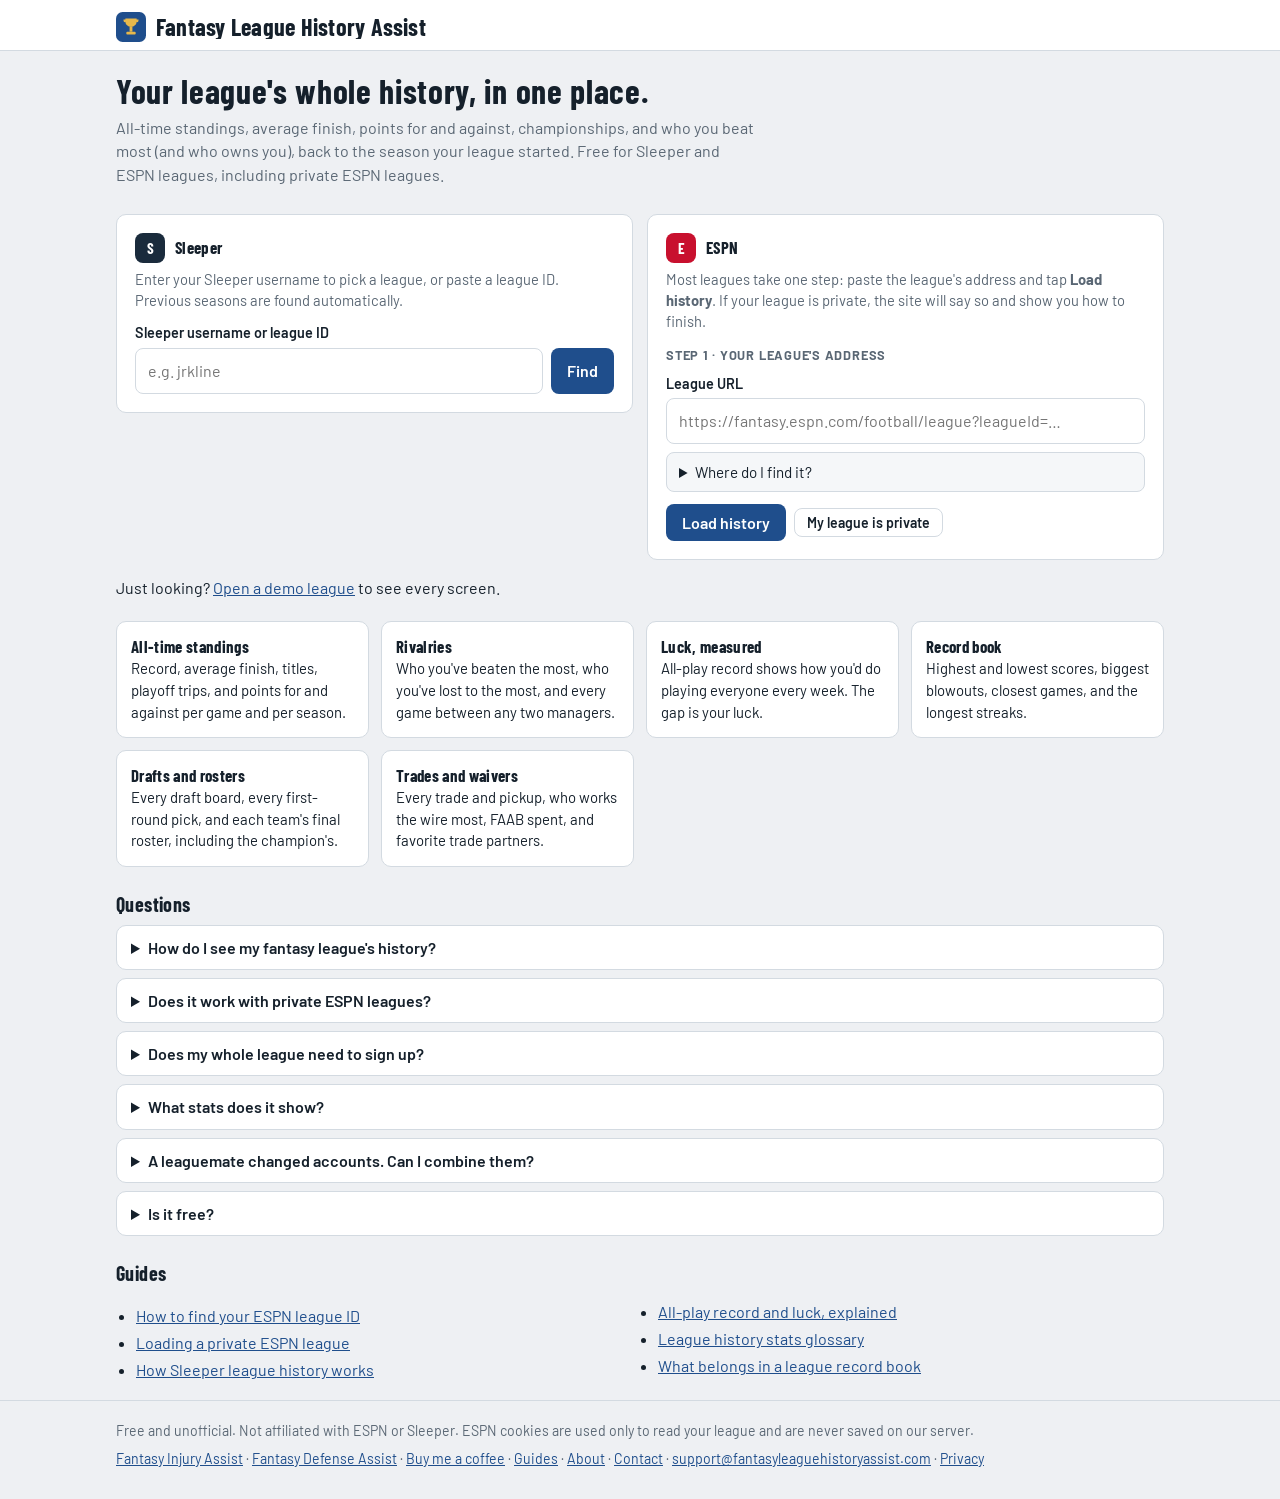
<file: index.html>
<!DOCTYPE html>
<html lang="en">
<head>
<meta charset="utf-8">
<meta name="viewport" content="width=device-width, initial-scale=1, viewport-fit=cover">
<title>Fantasy League History Assist · Your league's all-time records</title>
<meta name="theme-color" content="#15202B">
<meta name="description" content="Free all-time history for your fantasy football league: average finish, points for and against, championships, head-to-head records, who you beat most and who owns you. Works with Sleeper and ESPN, including private ESPN leagues.">
<link rel="canonical" href="https://fantasyleaguehistoryassist.com/">
<meta property="og:type" content="website">
<meta property="og:url" content="https://fantasyleaguehistoryassist.com/">
<meta property="og:title" content="Fantasy League History Assist · Settle Every Argument">
<meta property="og:description" content="Your fantasy league's whole history: all-time standings, titles, head-to-head records, the record book, every draft, roster and trade. Sleeper and ESPN. Free, opens on any phone.">
<meta property="og:site_name" content="Fantasy League History Assist">
<meta property="og:image" content="https://fantasyleaguehistoryassist.com/icons/og-image.png">
<meta property="og:image:width" content="1200">
<meta property="og:image:height" content="630">
<meta property="og:image:alt" content="Fantasy League History Assist: your league's whole history. Settle every argument.">
<meta name="twitter:card" content="summary_large_image">
<meta name="twitter:title" content="Fantasy League History Assist · Settle Every Argument">
<meta name="twitter:description" content="Your fantasy league's whole history: standings, titles, head-to-head, record book, drafts, rosters and trades. Sleeper and ESPN.">
<meta name="twitter:image" content="https://fantasyleaguehistoryassist.com/icons/og-image.png">
<link rel="apple-touch-icon" href="icons/og-image.png">
<link rel="icon" type="image/svg+xml" href="icons/logo.svg">
<link rel="preconnect" href="https://fonts.googleapis.com">
<link rel="preconnect" href="https://fonts.gstatic.com" crossorigin>
<link href="https://fonts.googleapis.com/css2?family=Barlow+Condensed:wght@600;700&family=Barlow:wght@400;500;600&display=swap" rel="stylesheet">
<link rel="stylesheet" href="app.css">
<script type="application/ld+json">
{"@context":"https://schema.org","@type":"WebApplication","name":"Fantasy League History Assist","url":"https://fantasyleaguehistoryassist.com/",
 "applicationCategory":"SportsApplication","operatingSystem":"Any","offers":{"@type":"Offer","price":"0","priceCurrency":"USD"},
 "description":"Free all-time history for your Sleeper or ESPN fantasy football league: all-time standings, average finish, head-to-head records, record book, every draft, final rosters, trades and waiver pickups."}
</script>
<script type="application/ld+json">{"@context": "https://schema.org", "@type": "FAQPage", "mainEntity": [{"@type": "Question", "name": "How do I see my fantasy league's history?", "acceptedAnswer": {"@type": "Answer", "text": "Enter your Sleeper username (or league ID), or paste your ESPN league's web address, and tap Load. Every past season loads automatically, back to the year your league started, and you get a link to share with the league."}}, {"@type": "Question", "name": "Does it work with private ESPN leagues?", "acceptedAnswer": {"@type": "Answer", "text": "Yes. Either ask your commissioner to make the league viewable to the public (30 seconds in ESPN's League Manager tools), or use the one-click bookmark on a computer. Your ESPN login is used only to read the league and is never saved on our server."}}, {"@type": "Question", "name": "Does my whole league need to sign up?", "acceptedAnswer": {"@type": "Answer", "text": "No. One person loads the league and shares the link. Everyone else just opens it on any phone or computer, no account or login needed."}}, {"@type": "Question", "name": "What stats does it show?", "acceptedAnswer": {"@type": "Answer", "text": "All-time standings and record, average finish, titles, playoff trips, points for and against (with per-game averages), head-to-head records against every manager, all-play record and luck, the league record book, every draft, final rosters, trades and waiver pickups."}}, {"@type": "Question", "name": "A leaguemate changed accounts. Can I combine them?", "acceptedAnswer": {"@type": "Answer", "text": "Yes. Open Managers, then merge the old account into the new one. Their records combine, and the change shows for everyone with the link (and can be undone)."}}, {"@type": "Question", "name": "Is it free?", "acceptedAnswer": {"@type": "Answer", "text": "Yes, free for Sleeper and ESPN leagues. It isn't affiliated with ESPN or Sleeper."}}]}</script>
<meta name="google-adsense-account" content="ca-pub-5134360334819238">
<script async src="https://pagead2.googlesyndication.com/pagead/js/adsbygoogle.js?client=ca-pub-5134360334819238" crossorigin="anonymous"></script>
</head>
<body>
<header>
  <div class="wrap">
    <div class="titlebar">
      <a class="brandmark" href="./" data-act="home" aria-label="Fantasy League History Assist home">
        <svg width="30" height="30" viewBox="0 0 32 32" aria-hidden="true"><rect width="32" height="32" rx="7" fill="#1F4E8C"/><path d="M10 7h12v3a6 6 0 0 1-12 0z M8 8h2v3a2 2 0 0 1-2-2zM24 8h-2v3a2 2 0 0 0 2-2z" fill="#E7B84B"/><rect x="14.5" y="16" width="3" height="5" fill="#E7B84B"/><rect x="11" y="21" width="10" height="3" rx="1" fill="#E7B84B"/></svg>
        <h1>Fantasy League History Assist</h1>
      </a>
      <div class="hdr-actions" id="hdrActions"></div>
    </div>
    <nav class="tabs" id="tabs" role="tablist" aria-label="Sections"></nav>
  </div>
</header>

<div class="adslot ad-top wrap" id="adTop" hidden></div>
<main class="wrap" id="main">
  <section class="hero">
    <h2>Your league's whole history, in one place.</h2>
    <p>All-time standings, average finish, points for and against, championships, and who you beat most (and who owns you), back to the season your league started. Free for Sleeper and ESPN leagues, including private ESPN leagues.</p>
  </section>
  <div class="features">
    <div><b>All-time standings</b>Record, average finish, titles, playoff trips, and points for and against per game and per season.</div>
    <div><b>Rivalries</b>Who you've beaten the most, who you've lost to the most, and every game between any two managers.</div>
    <div><b>Luck, measured</b>All-play record shows how you'd do playing everyone every week. The gap is your luck.</div>
    <div><b>Record book</b>Highest and lowest scores, biggest blowouts, closest games, and the longest streaks.</div>
    <div><b>Drafts and rosters</b>Every draft board, every first-round pick, and each team's final roster, including the champion's.</div>
    <div><b>Trades and waivers</b>Every trade and pickup, who works the wire most, FAAB spent, and favorite trade partners.</div>
  </div>
  <section class="faq"><h2>Questions</h2>
    <details><summary>How do I see my fantasy league's history?</summary><p>Enter your Sleeper username (or league ID), or paste your ESPN league's web address, and tap Load. Every past season loads automatically, back to the year your league started, and you get a link to share with the league.</p></details>
    <details><summary>Does it work with private ESPN leagues?</summary><p>Yes. Either ask your commissioner to make the league viewable to the public (30 seconds in ESPN's League Manager tools), or use the one-click bookmark on a computer. Your ESPN login is used only to read the league and is never saved on our server.</p></details>
    <details><summary>Does my whole league need to sign up?</summary><p>No. One person loads the league and shares the link. Everyone else just opens it on any phone or computer, no account or login needed.</p></details>
    <details><summary>What stats does it show?</summary><p>All-time standings and record, average finish, titles, playoff trips, points for and against (with per-game averages), head-to-head records against every manager, all-play record and luck, the league record book, every draft, final rosters, trades and waiver pickups.</p></details>
    <details><summary>A leaguemate changed accounts. Can I combine them?</summary><p>Yes. Open Managers, then merge the old account into the new one. Their records combine, and the change shows for everyone with the link (and can be undone).</p></details>
    <details><summary>Is it free?</summary><p>Yes, free for Sleeper and ESPN leagues. It isn't affiliated with ESPN or Sleeper.</p></details>
  </section>
  <section class="guidelinks"><h2>Guides</h2><ul>
    <li><a href="guides/find-espn-league-id.html">How to find your ESPN league ID</a></li>
    <li><a href="guides/private-espn-league.html">Loading a private ESPN league</a></li>
    <li><a href="guides/sleeper-league-history.html">How Sleeper league history works</a></li>
    <li><a href="guides/all-play-record-luck.html">All-play record and luck, explained</a></li>
    <li><a href="guides/fantasy-league-stats-glossary.html">League history stats glossary</a></li>
    <li><a href="guides/fantasy-league-record-book.html">What belongs in a league record book</a></li>
  </ul></section>
</main>
<div class="adslot ad-bottom wrap" id="adBottom" hidden></div>
<div class="adrail ad-left" id="adLeft" hidden></div>
<div class="adrail ad-right" id="adRight" hidden></div>

<footer>
  <div class="wrap">
    <span>Free and unofficial. Not affiliated with ESPN or Sleeper. ESPN cookies are used only to read your league and are never saved on our server.</span>
    <span>
      <a href="https://fantasyinjuryassist.com/">Fantasy Injury Assist</a> ·
      <a href="https://fantasydefenseassist.com/">Fantasy Defense Assist</a> ·
      <a id="bmc" href="https://buymeacoffee.com/jrkline1116" target="_blank" rel="noopener">Buy me a coffee</a> ·
      <a href="guides/">Guides</a> ·
      <a href="about.html">About</a> ·
      <a href="contact.html">Contact</a> ·
      <a href="mailto:support@fantasyleaguehistoryassist.com">support@fantasyleaguehistoryassist.com</a> · <a href="privacy.html">Privacy</a>
    </span>
  </div>
</footer>

<dialog id="dlg"><div id="dlgBody"></div></dialog>

<script src="config.js"></script>
<script src="supabase/functions/_shared/flh-stats.js"></script>
<script src="supabase/functions/_shared/flh-data.js"></script>
<script src="demo.js"></script>
<script src="app.js"></script>
</body>
</html>
</file>
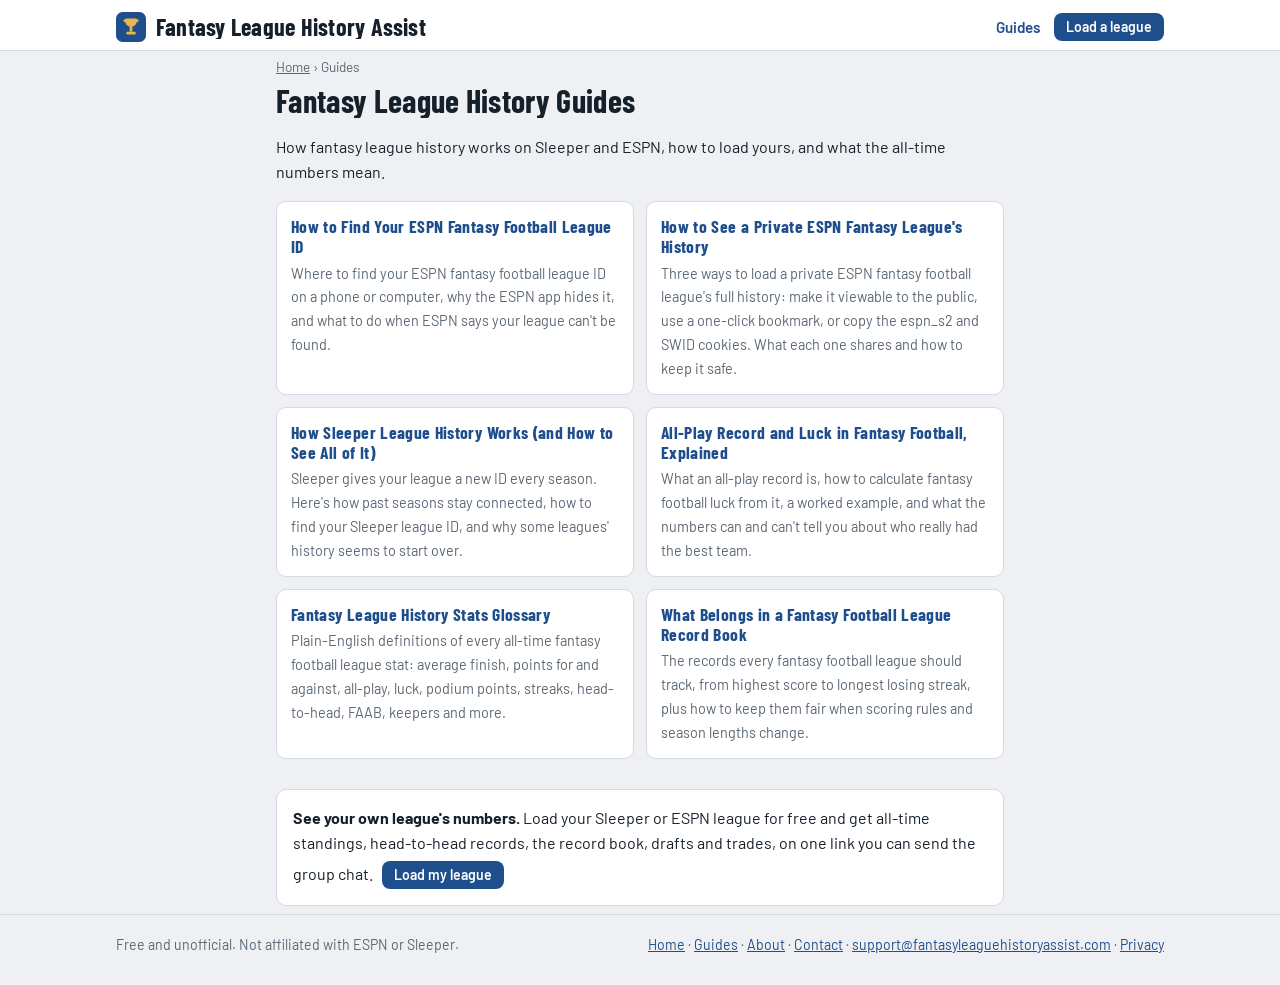
<file: guides/index.html>
<!DOCTYPE html>
<html lang="en">
<head>
<meta charset="utf-8">
<meta name="viewport" content="width=device-width, initial-scale=1">
<title>Fantasy League History Guides · Fantasy League History Assist</title>
<meta name="description" content="Guides to loading your Sleeper or ESPN fantasy football league's history and understanding all-time stats like average finish, all-play record and luck.">
<link rel="canonical" href="https://fantasyleaguehistoryassist.com/guides/">
<meta name="theme-color" content="#15202B">
<meta property="og:type" content="website">
<meta property="og:url" content="https://fantasyleaguehistoryassist.com/guides/">
<meta property="og:title" content="Fantasy League History Guides">
<meta property="og:description" content="Guides to loading your Sleeper or ESPN fantasy football league's history and understanding all-time stats like average finish, all-play record and luck.">
<meta property="og:site_name" content="Fantasy League History Assist">
<meta property="og:image" content="https://fantasyleaguehistoryassist.com/icons/og-image.png">
<meta name="twitter:card" content="summary_large_image">
<link rel="icon" type="image/svg+xml" href="../icons/logo.svg">
<link rel="preconnect" href="https://fonts.googleapis.com">
<link rel="preconnect" href="https://fonts.gstatic.com" crossorigin>
<link href="https://fonts.googleapis.com/css2?family=Barlow+Condensed:wght@600;700&family=Barlow:wght@400;500;600&display=swap" rel="stylesheet">
<link rel="stylesheet" href="../app.css">
<script type="application/ld+json">{"@context": "https://schema.org", "@type": "BreadcrumbList", "itemListElement": [{"@type": "ListItem", "position": 1, "name": "Home", "item": "https://fantasyleaguehistoryassist.com/"}, {"@type": "ListItem", "position": 2, "name": "Guides", "item": "https://fantasyleaguehistoryassist.com/guides/"}]}</script>
<meta name="google-adsense-account" content="ca-pub-5134360334819238">
<script async src="https://pagead2.googlesyndication.com/pagead/js/adsbygoogle.js?client=ca-pub-5134360334819238" crossorigin="anonymous"></script>
</head>
<body>
<header><div class="wrap"><div class="titlebar">
  <a class="brandmark" href=".././" aria-label="Fantasy League History Assist home">
    <svg width="30" height="30" viewBox="0 0 32 32" aria-hidden="true"><rect width="32" height="32" rx="7" fill="#1F4E8C"/><path d="M10 7h12v3a6 6 0 0 1-12 0z M8 8h2v3a2 2 0 0 1-2-2zM24 8h-2v3a2 2 0 0 0 2-2z" fill="#E7B84B"/><rect x="14.5" y="16" width="3" height="5" fill="#E7B84B"/><rect x="11" y="21" width="10" height="3" rx="1" fill="#E7B84B"/></svg>
    <span class="h1">Fantasy League History Assist</span></a>
  <nav class="sitenav" aria-label="Site"><a href="../guides/">Guides</a><a class="btn small" href=".././">Load a league</a></nav>
</div></div></header>
<main class="wrap doc">
<nav class="crumbs" aria-label="Breadcrumb"><a href=".././">Home</a> › <span>Guides</span></nav>
<h1 class="doc-title">Fantasy League History Guides</h1>

<p>How fantasy league history works on Sleeper and ESPN, how to load yours, and what the all-time numbers mean.</p>
<div class="gcards"><a class="gcard" href="../guides/find-espn-league-id.html"><b>How to Find Your ESPN Fantasy Football League ID</b><span>Where to find your ESPN fantasy football league ID on a phone or computer, why the ESPN app hides it, and what to do when ESPN says your league can't be found.</span></a><a class="gcard" href="../guides/private-espn-league.html"><b>How to See a Private ESPN Fantasy League's History</b><span>Three ways to load a private ESPN fantasy football league's full history: make it viewable to the public, use a one-click bookmark, or copy the espn_s2 and SWID cookies. What each one shares and how to keep it safe.</span></a><a class="gcard" href="../guides/sleeper-league-history.html"><b>How Sleeper League History Works (and How to See All of It)</b><span>Sleeper gives your league a new ID every season. Here's how past seasons stay connected, how to find your Sleeper league ID, and why some leagues' history seems to start over.</span></a><a class="gcard" href="../guides/all-play-record-luck.html"><b>All-Play Record and Luck in Fantasy Football, Explained</b><span>What an all-play record is, how to calculate fantasy football luck from it, a worked example, and what the numbers can and can't tell you about who really had the best team.</span></a><a class="gcard" href="../guides/fantasy-league-stats-glossary.html"><b>Fantasy League History Stats Glossary</b><span>Plain-English definitions of every all-time fantasy football league stat: average finish, points for and against, all-play, luck, podium points, streaks, head-to-head, FAAB, keepers and more.</span></a><a class="gcard" href="../guides/fantasy-league-record-book.html"><b>What Belongs in a Fantasy Football League Record Book</b><span>The records every fantasy football league should track, from highest score to longest losing streak, plus how to keep them fair when scoring rules and season lengths change.</span></a></div>
<div class="cta panel pad"><b>See your own league's numbers.</b> Load your Sleeper or ESPN league for free and get all-time standings, head-to-head records, the record book, drafts and trades, on one link you can send the group chat. <a class="btn small" href=".././">Load my league</a></div>
</main>
<footer><div class="wrap"><span>Free and unofficial. Not affiliated with ESPN or Sleeper.</span><span><a href=".././">Home</a> · <a href="../guides/">Guides</a> · <a href="../about.html">About</a> · <a href="../contact.html">Contact</a> · <a href="mailto:support@fantasyleaguehistoryassist.com">support@fantasyleaguehistoryassist.com</a> · <a href="../privacy.html">Privacy</a></span></div></footer>
</body>
</html>
</file>
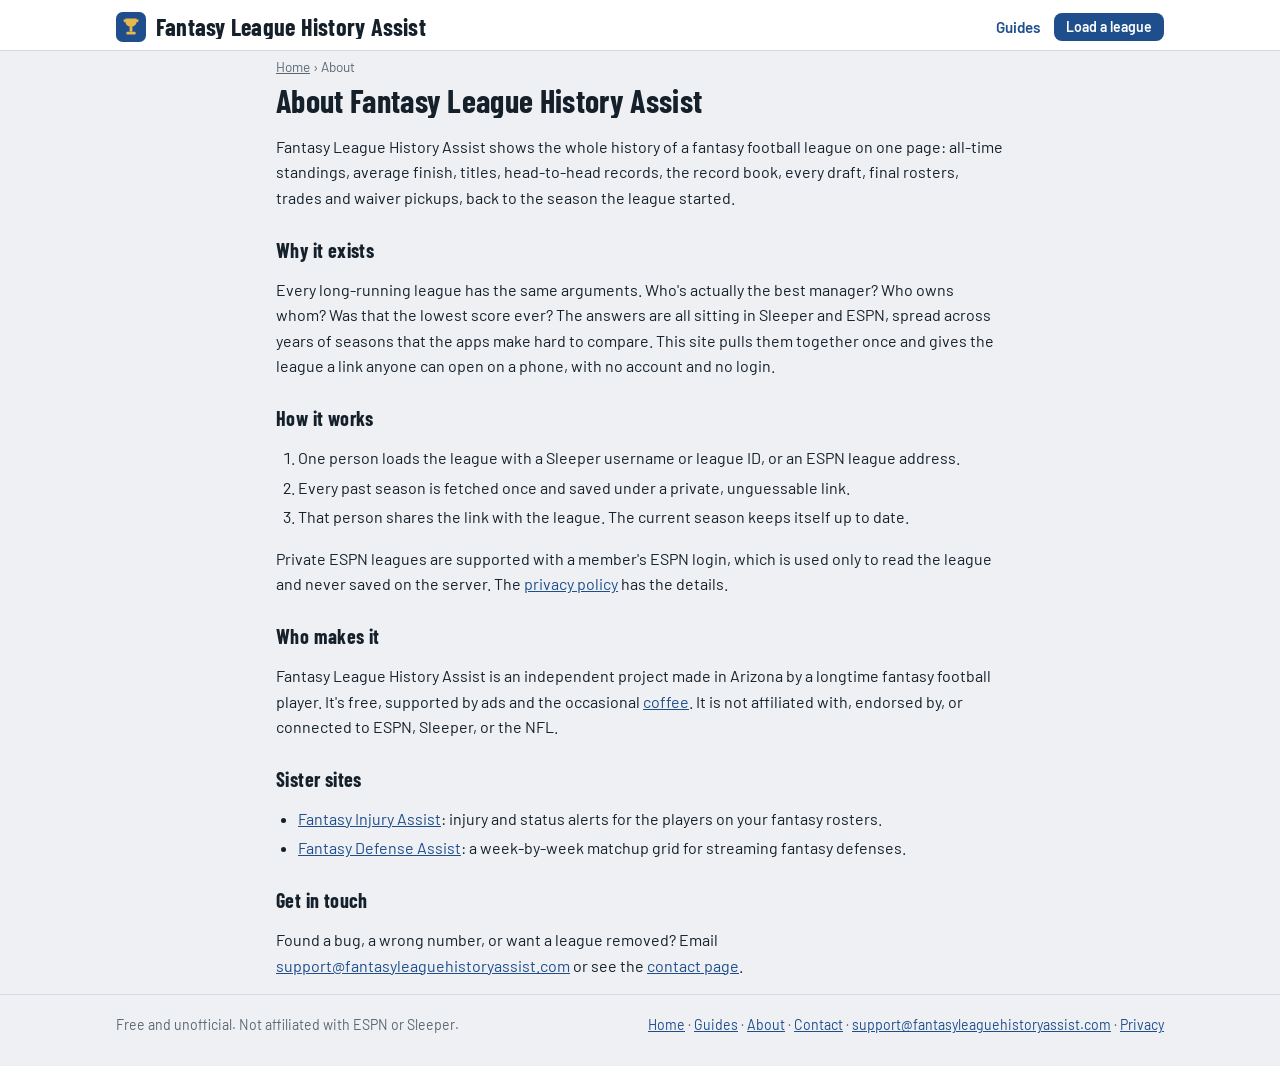
<file: about.html>
<!DOCTYPE html>
<html lang="en">
<head>
<meta charset="utf-8">
<meta name="viewport" content="width=device-width, initial-scale=1">
<title>About · Fantasy League History Assist</title>
<meta name="description" content="About Fantasy League History Assist: a free, independent site that shows the all-time history of Sleeper and ESPN fantasy football leagues.">
<link rel="canonical" href="https://fantasyleaguehistoryassist.com/about.html">
<meta name="theme-color" content="#15202B">
<meta property="og:type" content="website">
<meta property="og:url" content="https://fantasyleaguehistoryassist.com/about.html">
<meta property="og:title" content="About Fantasy League History Assist">
<meta property="og:description" content="About Fantasy League History Assist: a free, independent site that shows the all-time history of Sleeper and ESPN fantasy football leagues.">
<meta property="og:site_name" content="Fantasy League History Assist">
<meta property="og:image" content="https://fantasyleaguehistoryassist.com/icons/og-image.png">
<meta name="twitter:card" content="summary_large_image">
<link rel="icon" type="image/svg+xml" href="icons/logo.svg">
<link rel="preconnect" href="https://fonts.googleapis.com">
<link rel="preconnect" href="https://fonts.gstatic.com" crossorigin>
<link href="https://fonts.googleapis.com/css2?family=Barlow+Condensed:wght@600;700&family=Barlow:wght@400;500;600&display=swap" rel="stylesheet">
<link rel="stylesheet" href="app.css">
<script type="application/ld+json">{"@context": "https://schema.org", "@type": "BreadcrumbList", "itemListElement": [{"@type": "ListItem", "position": 1, "name": "Home", "item": "https://fantasyleaguehistoryassist.com/"}, {"@type": "ListItem", "position": 2, "name": "About", "item": "https://fantasyleaguehistoryassist.com/about.html"}]}</script>
<meta name="google-adsense-account" content="ca-pub-5134360334819238">
<script async src="https://pagead2.googlesyndication.com/pagead/js/adsbygoogle.js?client=ca-pub-5134360334819238" crossorigin="anonymous"></script>
</head>
<body>
<header><div class="wrap"><div class="titlebar">
  <a class="brandmark" href="./" aria-label="Fantasy League History Assist home">
    <svg width="30" height="30" viewBox="0 0 32 32" aria-hidden="true"><rect width="32" height="32" rx="7" fill="#1F4E8C"/><path d="M10 7h12v3a6 6 0 0 1-12 0z M8 8h2v3a2 2 0 0 1-2-2zM24 8h-2v3a2 2 0 0 0 2-2z" fill="#E7B84B"/><rect x="14.5" y="16" width="3" height="5" fill="#E7B84B"/><rect x="11" y="21" width="10" height="3" rx="1" fill="#E7B84B"/></svg>
    <span class="h1">Fantasy League History Assist</span></a>
  <nav class="sitenav" aria-label="Site"><a href="guides/">Guides</a><a class="btn small" href="./">Load a league</a></nav>
</div></div></header>
<main class="wrap doc">
<nav class="crumbs" aria-label="Breadcrumb"><a href="./">Home</a> › <span>About</span></nav>
<h1 class="doc-title">About Fantasy League History Assist</h1>

<p>Fantasy League History Assist shows the whole history of a fantasy football league on one page: all-time standings, average finish, titles, head-to-head records, the record book, every draft, final rosters, trades and waiver pickups, back to the season the league started.</p>

<h2>Why it exists</h2>
<p>Every long-running league has the same arguments. Who's actually the best manager? Who owns whom? Was that the lowest score ever? The answers are all sitting in Sleeper and ESPN, spread across years of seasons that the apps make hard to compare. This site pulls them together once and gives the league a link anyone can open on a phone, with no account and no login.</p>

<h2>How it works</h2>
<ol>
  <li>One person loads the league with a Sleeper username or league ID, or an ESPN league address.</li>
  <li>Every past season is fetched once and saved under a private, unguessable link.</li>
  <li>That person shares the link with the league. The current season keeps itself up to date.</li>
</ol>
<p>Private ESPN leagues are supported with a member's ESPN login, which is used only to read the league and never saved on the server. The <a href="privacy.html">privacy policy</a> has the details.</p>

<h2>Who makes it</h2>
<p>Fantasy League History Assist is an independent project made in Arizona by a longtime fantasy football player. It's free, supported by ads and the occasional <a href="https://buymeacoffee.com/jrkline1116" target="_blank" rel="noopener">coffee</a>. It is not affiliated with, endorsed by, or connected to ESPN, Sleeper, or the NFL.</p>

<h2>Sister sites</h2>
<ul>
  <li><a href="https://fantasyinjuryassist.com/">Fantasy Injury Assist</a>: injury and status alerts for the players on your fantasy rosters.</li>
  <li><a href="https://fantasydefenseassist.com/">Fantasy Defense Assist</a>: a week-by-week matchup grid for streaming fantasy defenses.</li>
</ul>

<h2>Get in touch</h2>
<p>Found a bug, a wrong number, or want a league removed? Email <a href="mailto:support@fantasyleaguehistoryassist.com">support@fantasyleaguehistoryassist.com</a> or see the <a href="contact.html">contact page</a>.</p>

</main>
<footer><div class="wrap"><span>Free and unofficial. Not affiliated with ESPN or Sleeper.</span><span><a href="./">Home</a> · <a href="guides/">Guides</a> · <a href="about.html">About</a> · <a href="contact.html">Contact</a> · <a href="mailto:support@fantasyleaguehistoryassist.com">support@fantasyleaguehistoryassist.com</a> · <a href="privacy.html">Privacy</a></span></div></footer>
</body>
</html>
</file>
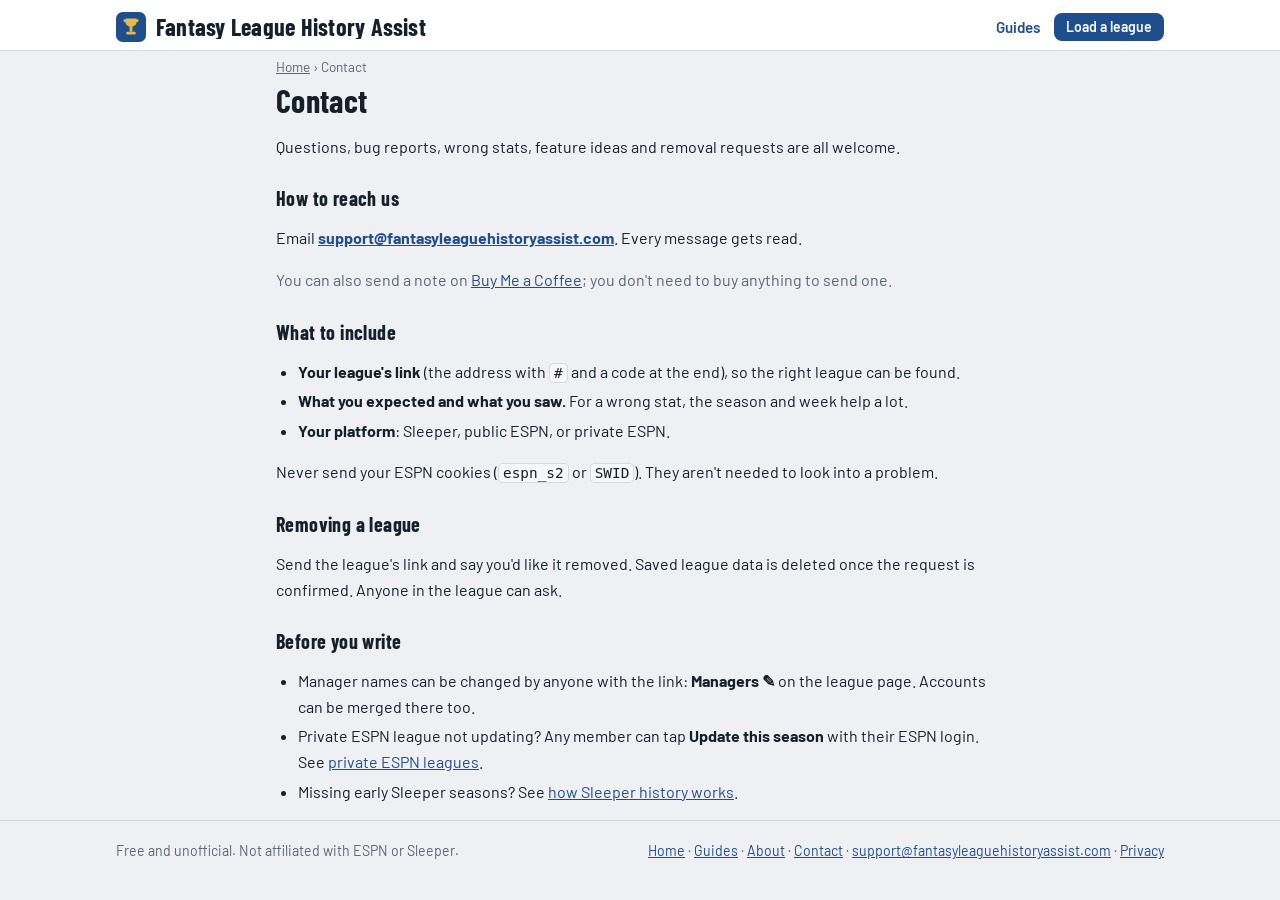
<file: contact.html>
<!DOCTYPE html>
<html lang="en">
<head>
<meta charset="utf-8">
<meta name="viewport" content="width=device-width, initial-scale=1">
<title>Contact · Fantasy League History Assist</title>
<meta name="description" content="Contact Fantasy League History Assist with questions, bug reports, wrong stats or a request to remove a saved league.">
<link rel="canonical" href="https://fantasyleaguehistoryassist.com/contact.html">
<meta name="theme-color" content="#15202B">
<meta property="og:type" content="website">
<meta property="og:url" content="https://fantasyleaguehistoryassist.com/contact.html">
<meta property="og:title" content="Contact">
<meta property="og:description" content="Contact Fantasy League History Assist with questions, bug reports, wrong stats or a request to remove a saved league.">
<meta property="og:site_name" content="Fantasy League History Assist">
<meta property="og:image" content="https://fantasyleaguehistoryassist.com/icons/og-image.png">
<meta name="twitter:card" content="summary_large_image">
<link rel="icon" type="image/svg+xml" href="icons/logo.svg">
<link rel="preconnect" href="https://fonts.googleapis.com">
<link rel="preconnect" href="https://fonts.gstatic.com" crossorigin>
<link href="https://fonts.googleapis.com/css2?family=Barlow+Condensed:wght@600;700&family=Barlow:wght@400;500;600&display=swap" rel="stylesheet">
<link rel="stylesheet" href="app.css">
<script type="application/ld+json">{"@context": "https://schema.org", "@type": "BreadcrumbList", "itemListElement": [{"@type": "ListItem", "position": 1, "name": "Home", "item": "https://fantasyleaguehistoryassist.com/"}, {"@type": "ListItem", "position": 2, "name": "Contact", "item": "https://fantasyleaguehistoryassist.com/contact.html"}]}</script>
<meta name="google-adsense-account" content="ca-pub-5134360334819238">
<script async src="https://pagead2.googlesyndication.com/pagead/js/adsbygoogle.js?client=ca-pub-5134360334819238" crossorigin="anonymous"></script>
</head>
<body>
<header><div class="wrap"><div class="titlebar">
  <a class="brandmark" href="./" aria-label="Fantasy League History Assist home">
    <svg width="30" height="30" viewBox="0 0 32 32" aria-hidden="true"><rect width="32" height="32" rx="7" fill="#1F4E8C"/><path d="M10 7h12v3a6 6 0 0 1-12 0z M8 8h2v3a2 2 0 0 1-2-2zM24 8h-2v3a2 2 0 0 0 2-2z" fill="#E7B84B"/><rect x="14.5" y="16" width="3" height="5" fill="#E7B84B"/><rect x="11" y="21" width="10" height="3" rx="1" fill="#E7B84B"/></svg>
    <span class="h1">Fantasy League History Assist</span></a>
  <nav class="sitenav" aria-label="Site"><a href="guides/">Guides</a><a class="btn small" href="./">Load a league</a></nav>
</div></div></header>
<main class="wrap doc">
<nav class="crumbs" aria-label="Breadcrumb"><a href="./">Home</a> › <span>Contact</span></nav>
<h1 class="doc-title">Contact</h1>

<p>Questions, bug reports, wrong stats, feature ideas and removal requests are all welcome.</p>

<h2>How to reach us</h2>
<p>Email <b><a href="mailto:support@fantasyleaguehistoryassist.com">support@fantasyleaguehistoryassist.com</a></b>. Every message gets read.</p>
<p class="sub">You can also send a note on <a href="https://buymeacoffee.com/jrkline1116" target="_blank" rel="noopener">Buy Me a Coffee</a>; you don't need to buy anything to send one.</p>

<h2>What to include</h2>
<ul>
  <li><b>Your league's link</b> (the address with <code>#</code> and a code at the end), so the right league can be found.</li>
  <li><b>What you expected and what you saw.</b> For a wrong stat, the season and week help a lot.</li>
  <li><b>Your platform</b>: Sleeper, public ESPN, or private ESPN.</li>
</ul>
<p>Never send your ESPN cookies (<code>espn_s2</code> or <code>SWID</code>). They aren't needed to look into a problem.</p>

<h2>Removing a league</h2>
<p>Send the league's link and say you'd like it removed. Saved league data is deleted once the request is confirmed. Anyone in the league can ask.</p>

<h2>Before you write</h2>
<ul>
  <li>Manager names can be changed by anyone with the link: <b>Managers ✎</b> on the league page. Accounts can be merged there too.</li>
  <li>Private ESPN league not updating? Any member can tap <b>Update this season</b> with their ESPN login. See <a href="guides/private-espn-league.html">private ESPN leagues</a>.</li>
  <li>Missing early Sleeper seasons? See <a href="guides/sleeper-league-history.html">how Sleeper history works</a>.</li>
</ul>

</main>
<footer><div class="wrap"><span>Free and unofficial. Not affiliated with ESPN or Sleeper.</span><span><a href="./">Home</a> · <a href="guides/">Guides</a> · <a href="about.html">About</a> · <a href="contact.html">Contact</a> · <a href="mailto:support@fantasyleaguehistoryassist.com">support@fantasyleaguehistoryassist.com</a> · <a href="privacy.html">Privacy</a></span></div></footer>
</body>
</html>
</file>
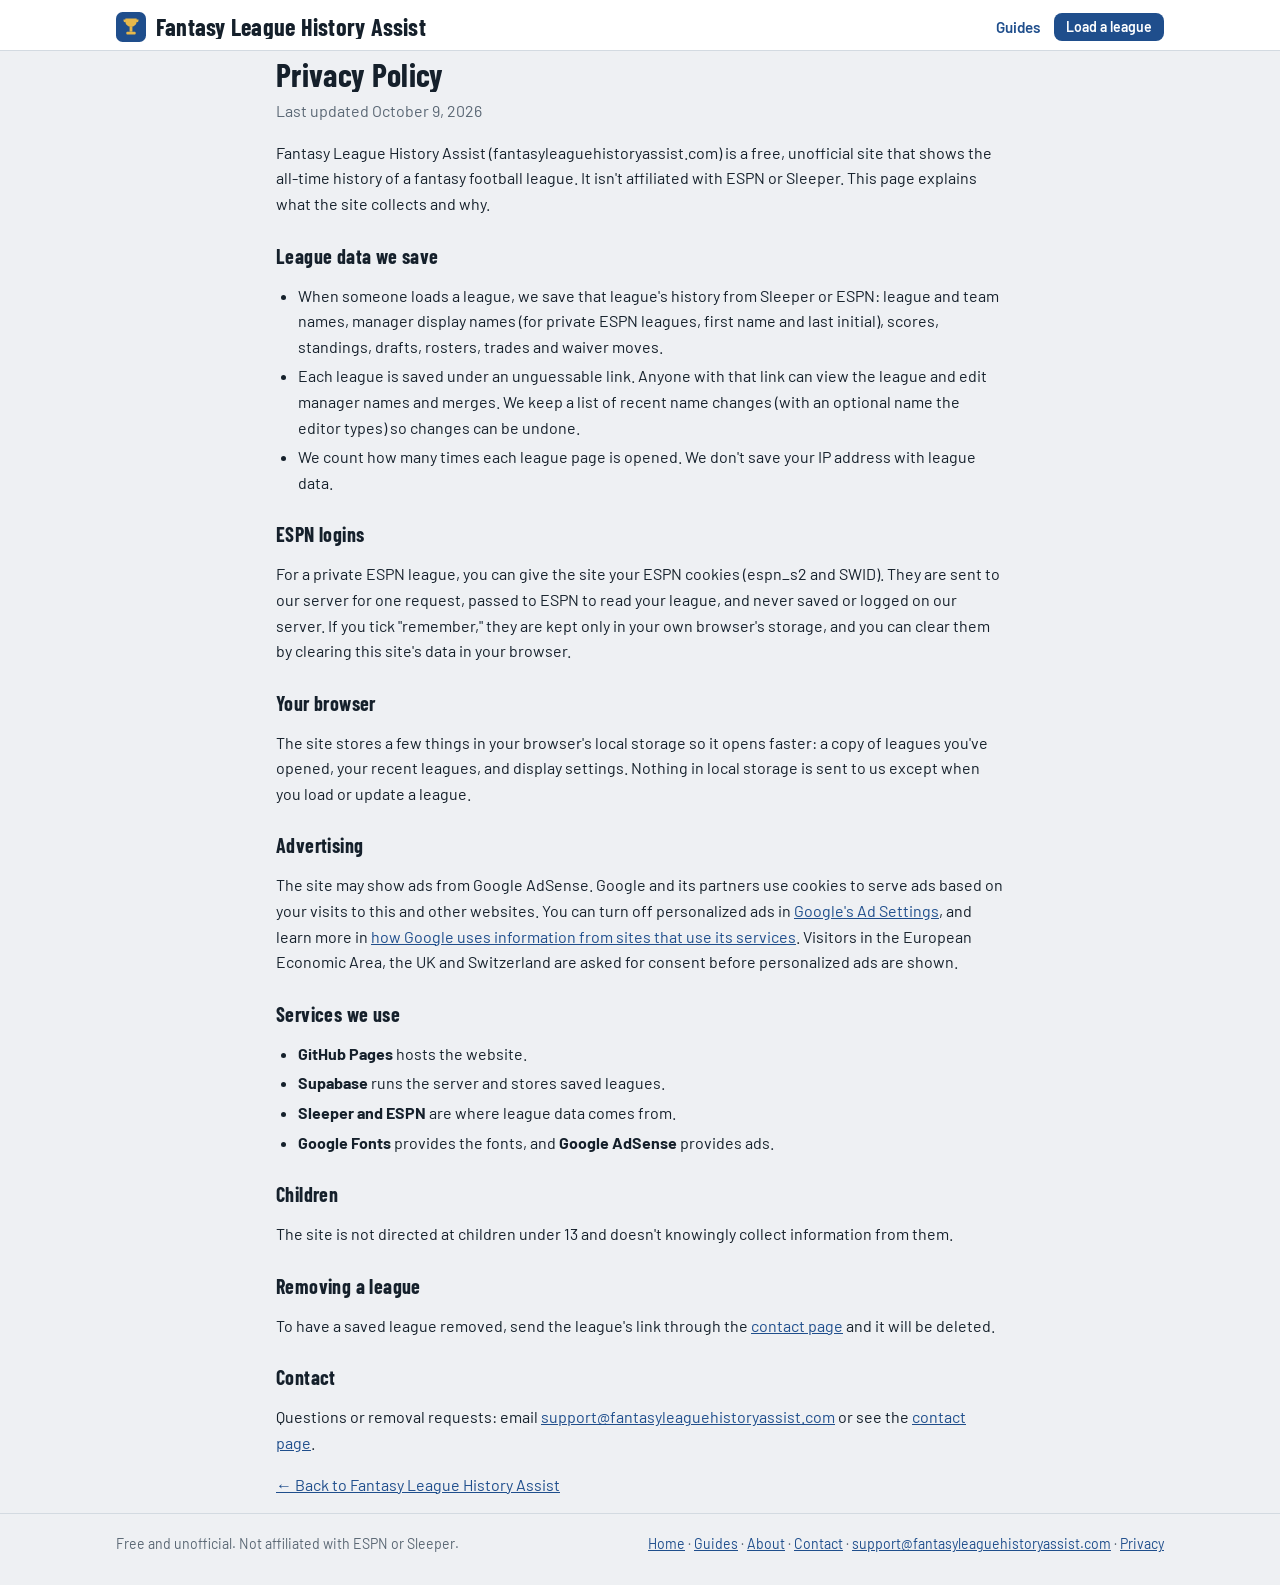
<file: privacy.html>
<!DOCTYPE html>
<html lang="en">
<head>
<meta charset="utf-8">
<meta name="viewport" content="width=device-width, initial-scale=1">
<title>Privacy Policy · Fantasy League History Assist</title>
<meta name="description" content="How Fantasy League History Assist handles league data, ESPN logins, browser storage, and advertising cookies.">
<link rel="canonical" href="https://fantasyleaguehistoryassist.com/privacy.html">
<link rel="icon" type="image/svg+xml" href="icons/logo.svg">
<link rel="preconnect" href="https://fonts.googleapis.com">
<link rel="preconnect" href="https://fonts.gstatic.com" crossorigin>
<link href="https://fonts.googleapis.com/css2?family=Barlow+Condensed:wght@600;700&family=Barlow:wght@400;500;600&display=swap" rel="stylesheet">
<link rel="stylesheet" href="app.css">
<meta name="google-adsense-account" content="ca-pub-5134360334819238">
<script async src="https://pagead2.googlesyndication.com/pagead/js/adsbygoogle.js?client=ca-pub-5134360334819238" crossorigin="anonymous"></script>
</head>
<body>
<header><div class="wrap"><div class="titlebar">
  <a class="brandmark" href="./" aria-label="Fantasy League History Assist home">
    <svg width="30" height="30" viewBox="0 0 32 32" aria-hidden="true"><rect width="32" height="32" rx="7" fill="#1F4E8C"/><path d="M10 7h12v3a6 6 0 0 1-12 0z M8 8h2v3a2 2 0 0 1-2-2zM24 8h-2v3a2 2 0 0 0 2-2z" fill="#E7B84B"/><rect x="14.5" y="16" width="3" height="5" fill="#E7B84B"/><rect x="11" y="21" width="10" height="3" rx="1" fill="#E7B84B"/></svg>
    <span class="h1">Fantasy League History Assist</span></a>
  <nav class="sitenav" aria-label="Site"><a href="guides/">Guides</a><a class="btn small" href="./">Load a league</a></nav>
</div></div></header>
<main class="wrap doc">
<h1 class="doc-title">Privacy Policy</h1>
<p class="sub">Last updated October 9, 2026</p>
<p>Fantasy League History Assist (fantasyleaguehistoryassist.com) is a free, unofficial site that shows the all-time history of a fantasy football league. It isn't affiliated with ESPN or Sleeper. This page explains what the site collects and why.</p>

<h2>League data we save</h2>
<ul>
  <li>When someone loads a league, we save that league's history from Sleeper or ESPN: league and team names, manager display names (for private ESPN leagues, first name and last initial), scores, standings, drafts, rosters, trades and waiver moves.</li>
  <li>Each league is saved under an unguessable link. Anyone with that link can view the league and edit manager names and merges. We keep a list of recent name changes (with an optional name the editor types) so changes can be undone.</li>
  <li>We count how many times each league page is opened. We don't save your IP address with league data.</li>
</ul>

<h2>ESPN logins</h2>
<p>For a private ESPN league, you can give the site your ESPN cookies (espn_s2 and SWID). They are sent to our server for one request, passed to ESPN to read your league, and never saved or logged on our server. If you tick "remember," they are kept only in your own browser's storage, and you can clear them by clearing this site's data in your browser.</p>

<h2>Your browser</h2>
<p>The site stores a few things in your browser's local storage so it opens faster: a copy of leagues you've opened, your recent leagues, and display settings. Nothing in local storage is sent to us except when you load or update a league.</p>

<h2>Advertising</h2>
<p>The site may show ads from Google AdSense. Google and its partners use cookies to serve ads based on your visits to this and other websites. You can turn off personalized ads in <a href="https://adssettings.google.com/" target="_blank" rel="noopener">Google's Ad Settings</a>, and learn more in <a href="https://policies.google.com/technologies/ads" target="_blank" rel="noopener">how Google uses information from sites that use its services</a>. Visitors in the European Economic Area, the UK and Switzerland are asked for consent before personalized ads are shown.</p>

<h2>Services we use</h2>
<ul>
  <li><b>GitHub Pages</b> hosts the website.</li>
  <li><b>Supabase</b> runs the server and stores saved leagues.</li>
  <li><b>Sleeper and ESPN</b> are where league data comes from.</li>
  <li><b>Google Fonts</b> provides the fonts, and <b>Google AdSense</b> provides ads.</li>
</ul>

<h2>Children</h2>
<p>The site is not directed at children under 13 and doesn't knowingly collect information from them.</p>

<h2>Removing a league</h2>
<p>To have a saved league removed, send the league's link through the <a href="contact.html">contact page</a> and it will be deleted.</p>

<h2>Contact</h2>
<p>Questions or removal requests: email <a href="mailto:support@fantasyleaguehistoryassist.com">support@fantasyleaguehistoryassist.com</a> or see the <a href="contact.html">contact page</a>.</p>
<p><a href="./">← Back to Fantasy League History Assist</a></p>
</main>
<footer><div class="wrap"><span>Free and unofficial. Not affiliated with ESPN or Sleeper.</span><span><a href="./">Home</a> · <a href="guides/">Guides</a> · <a href="about.html">About</a> · <a href="contact.html">Contact</a> · <a href="mailto:support@fantasyleaguehistoryassist.com">support@fantasyleaguehistoryassist.com</a> · <a href="privacy.html">Privacy</a></span></div></footer>
</body>
</html>
</file>
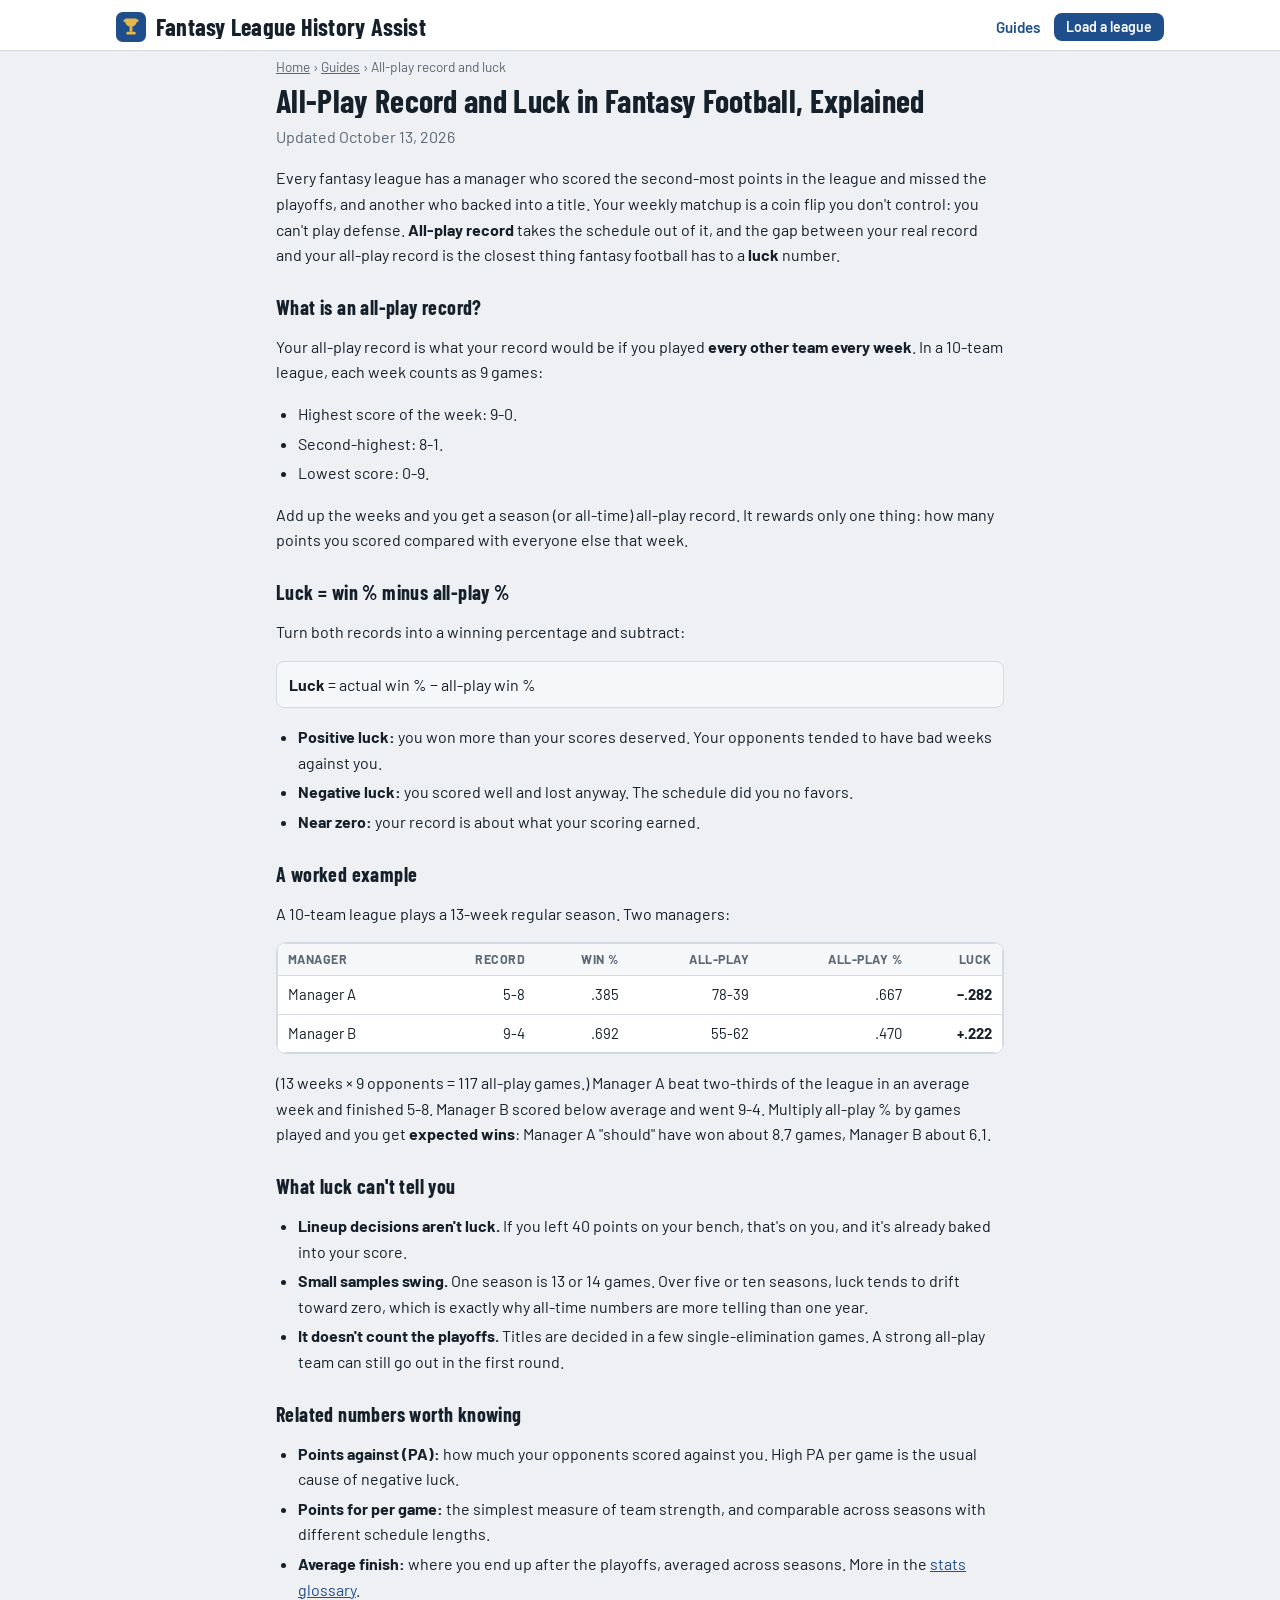
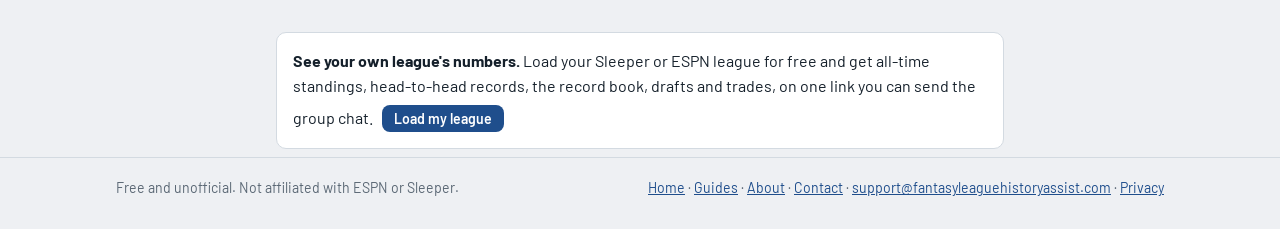
<file: guides/all-play-record-luck.html>
<!DOCTYPE html>
<html lang="en">
<head>
<meta charset="utf-8">
<meta name="viewport" content="width=device-width, initial-scale=1">
<title>All-Play Record and Luck in Fantasy Football, Explained · Fantasy League History Assist</title>
<meta name="description" content="What an all-play record is, how to calculate fantasy football luck from it, a worked example, and what the numbers can and can't tell you about who really had the best team.">
<link rel="canonical" href="https://fantasyleaguehistoryassist.com/guides/all-play-record-luck.html">
<meta name="theme-color" content="#15202B">
<meta property="og:type" content="article">
<meta property="og:url" content="https://fantasyleaguehistoryassist.com/guides/all-play-record-luck.html">
<meta property="og:title" content="All-Play Record and Luck in Fantasy Football, Explained">
<meta property="og:description" content="What an all-play record is, how to calculate fantasy football luck from it, a worked example, and what the numbers can and can't tell you about who really had the best team.">
<meta property="og:site_name" content="Fantasy League History Assist">
<meta property="og:image" content="https://fantasyleaguehistoryassist.com/icons/og-image.png">
<meta name="twitter:card" content="summary_large_image">
<link rel="icon" type="image/svg+xml" href="../icons/logo.svg">
<link rel="preconnect" href="https://fonts.googleapis.com">
<link rel="preconnect" href="https://fonts.gstatic.com" crossorigin>
<link href="https://fonts.googleapis.com/css2?family=Barlow+Condensed:wght@600;700&family=Barlow:wght@400;500;600&display=swap" rel="stylesheet">
<link rel="stylesheet" href="../app.css">
<script type="application/ld+json">[{"@context": "https://schema.org", "@type": "BreadcrumbList", "itemListElement": [{"@type": "ListItem", "position": 1, "name": "Home", "item": "https://fantasyleaguehistoryassist.com/"}, {"@type": "ListItem", "position": 2, "name": "Guides", "item": "https://fantasyleaguehistoryassist.com/guides/"}, {"@type": "ListItem", "position": 3, "name": "All-play record and luck", "item": "https://fantasyleaguehistoryassist.com/guides/all-play-record-luck.html"}]}, {"@context": "https://schema.org", "@type": "Article", "headline": "All-Play Record and Luck in Fantasy Football, Explained", "description": "What an all-play record is, how to calculate fantasy football luck from it, a worked example, and what the numbers can and can't tell you about who really had the best team.", "url": "https://fantasyleaguehistoryassist.com/guides/all-play-record-luck.html", "datePublished": "2026-10-13", "dateModified": "2026-10-13", "author": {"@type": "Organization", "name": "Fantasy League History Assist", "url": "https://fantasyleaguehistoryassist.com/"}, "publisher": {"@type": "Organization", "name": "Fantasy League History Assist", "url": "https://fantasyleaguehistoryassist.com/", "logo": {"@type": "ImageObject", "url": "https://fantasyleaguehistoryassist.com/icons/og-image.png"}}, "image": "https://fantasyleaguehistoryassist.com/icons/og-image.png"}]</script>
<meta name="google-adsense-account" content="ca-pub-5134360334819238">
<script async src="https://pagead2.googlesyndication.com/pagead/js/adsbygoogle.js?client=ca-pub-5134360334819238" crossorigin="anonymous"></script>
</head>
<body>
<header><div class="wrap"><div class="titlebar">
  <a class="brandmark" href=".././" aria-label="Fantasy League History Assist home">
    <svg width="30" height="30" viewBox="0 0 32 32" aria-hidden="true"><rect width="32" height="32" rx="7" fill="#1F4E8C"/><path d="M10 7h12v3a6 6 0 0 1-12 0z M8 8h2v3a2 2 0 0 1-2-2zM24 8h-2v3a2 2 0 0 0 2-2z" fill="#E7B84B"/><rect x="14.5" y="16" width="3" height="5" fill="#E7B84B"/><rect x="11" y="21" width="10" height="3" rx="1" fill="#E7B84B"/></svg>
    <span class="h1">Fantasy League History Assist</span></a>
  <nav class="sitenav" aria-label="Site"><a href="../guides/">Guides</a><a class="btn small" href=".././">Load a league</a></nav>
</div></div></header>
<main class="wrap doc">
<nav class="crumbs" aria-label="Breadcrumb"><a href=".././">Home</a> › <a href="../guides/">Guides</a> › <span>All-play record and luck</span></nav>
<h1 class="doc-title">All-Play Record and Luck in Fantasy Football, Explained</h1>
<p class='sub'>Updated October 13, 2026</p>

<p>Every fantasy league has a manager who scored the second-most points in the league and missed the playoffs, and another who backed into a title. Your weekly matchup is a coin flip you don't control: you can't play defense. <b>All-play record</b> takes the schedule out of it, and the gap between your real record and your all-play record is the closest thing fantasy football has to a <b>luck</b> number.</p>

<h2>What is an all-play record?</h2>
<p>Your all-play record is what your record would be if you played <b>every other team every week</b>. In a 10-team league, each week counts as 9 games:</p>
<ul>
  <li>Highest score of the week: 9-0.</li>
  <li>Second-highest: 8-1.</li>
  <li>Lowest score: 0-9.</li>
</ul>
<p>Add up the weeks and you get a season (or all-time) all-play record. It rewards only one thing: how many points you scored compared with everyone else that week.</p>

<h2>Luck = win % minus all-play %</h2>
<p>Turn both records into a winning percentage and subtract:</p>
<p class="tipbox"><b>Luck</b> = actual win % − all-play win %</p>
<ul>
  <li><b>Positive luck:</b> you won more than your scores deserved. Your opponents tended to have bad weeks against you.</li>
  <li><b>Negative luck:</b> you scored well and lost anyway. The schedule did you no favors.</li>
  <li><b>Near zero:</b> your record is about what your scoring earned.</li>
</ul>

<h2>A worked example</h2>
<p>A 10-team league plays a 13-week regular season. Two managers:</p>
<div class="scroll"><table class="doc-table">
<thead><tr><th class="l">Manager</th><th>Record</th><th>Win %</th><th>All-play</th><th>All-play %</th><th>Luck</th></tr></thead>
<tbody>
<tr><td class="l">Manager A</td><td>5-8</td><td>.385</td><td>78-39</td><td>.667</td><td><b>−.282</b></td></tr>
<tr><td class="l">Manager B</td><td>9-4</td><td>.692</td><td>55-62</td><td>.470</td><td><b>+.222</b></td></tr>
</tbody></table></div>
<p>(13 weeks × 9 opponents = 117 all-play games.) Manager A beat two-thirds of the league in an average week and finished 5-8. Manager B scored below average and went 9-4. Multiply all-play % by games played and you get <b>expected wins</b>: Manager A "should" have won about 8.7 games, Manager B about 6.1.</p>

<h2>What luck can't tell you</h2>
<ul>
  <li><b>Lineup decisions aren't luck.</b> If you left 40 points on your bench, that's on you, and it's already baked into your score.</li>
  <li><b>Small samples swing.</b> One season is 13 or 14 games. Over five or ten seasons, luck tends to drift toward zero, which is exactly why all-time numbers are more telling than one year.</li>
  <li><b>It doesn't count the playoffs.</b> Titles are decided in a few single-elimination games. A strong all-play team can still go out in the first round.</li>
</ul>

<h2>Related numbers worth knowing</h2>
<ul>
  <li><b>Points against (PA):</b> how much your opponents scored against you. High PA per game is the usual cause of negative luck.</li>
  <li><b>Points for per game:</b> the simplest measure of team strength, and comparable across seasons with different schedule lengths.</li>
  <li><b>Average finish:</b> where you end up after the playoffs, averaged across seasons. More in the <a href="../guides/fantasy-league-stats-glossary.html">stats glossary</a>.</li>
</ul>
<div class="cta panel pad"><b>See your own league's numbers.</b> Load your Sleeper or ESPN league for free and get all-time standings, head-to-head records, the record book, drafts and trades, on one link you can send the group chat. <a class="btn small" href=".././">Load my league</a></div>
</main>
<footer><div class="wrap"><span>Free and unofficial. Not affiliated with ESPN or Sleeper.</span><span><a href=".././">Home</a> · <a href="../guides/">Guides</a> · <a href="../about.html">About</a> · <a href="../contact.html">Contact</a> · <a href="mailto:support@fantasyleaguehistoryassist.com">support@fantasyleaguehistoryassist.com</a> · <a href="../privacy.html">Privacy</a></span></div></footer>
</body>
</html>
</file>
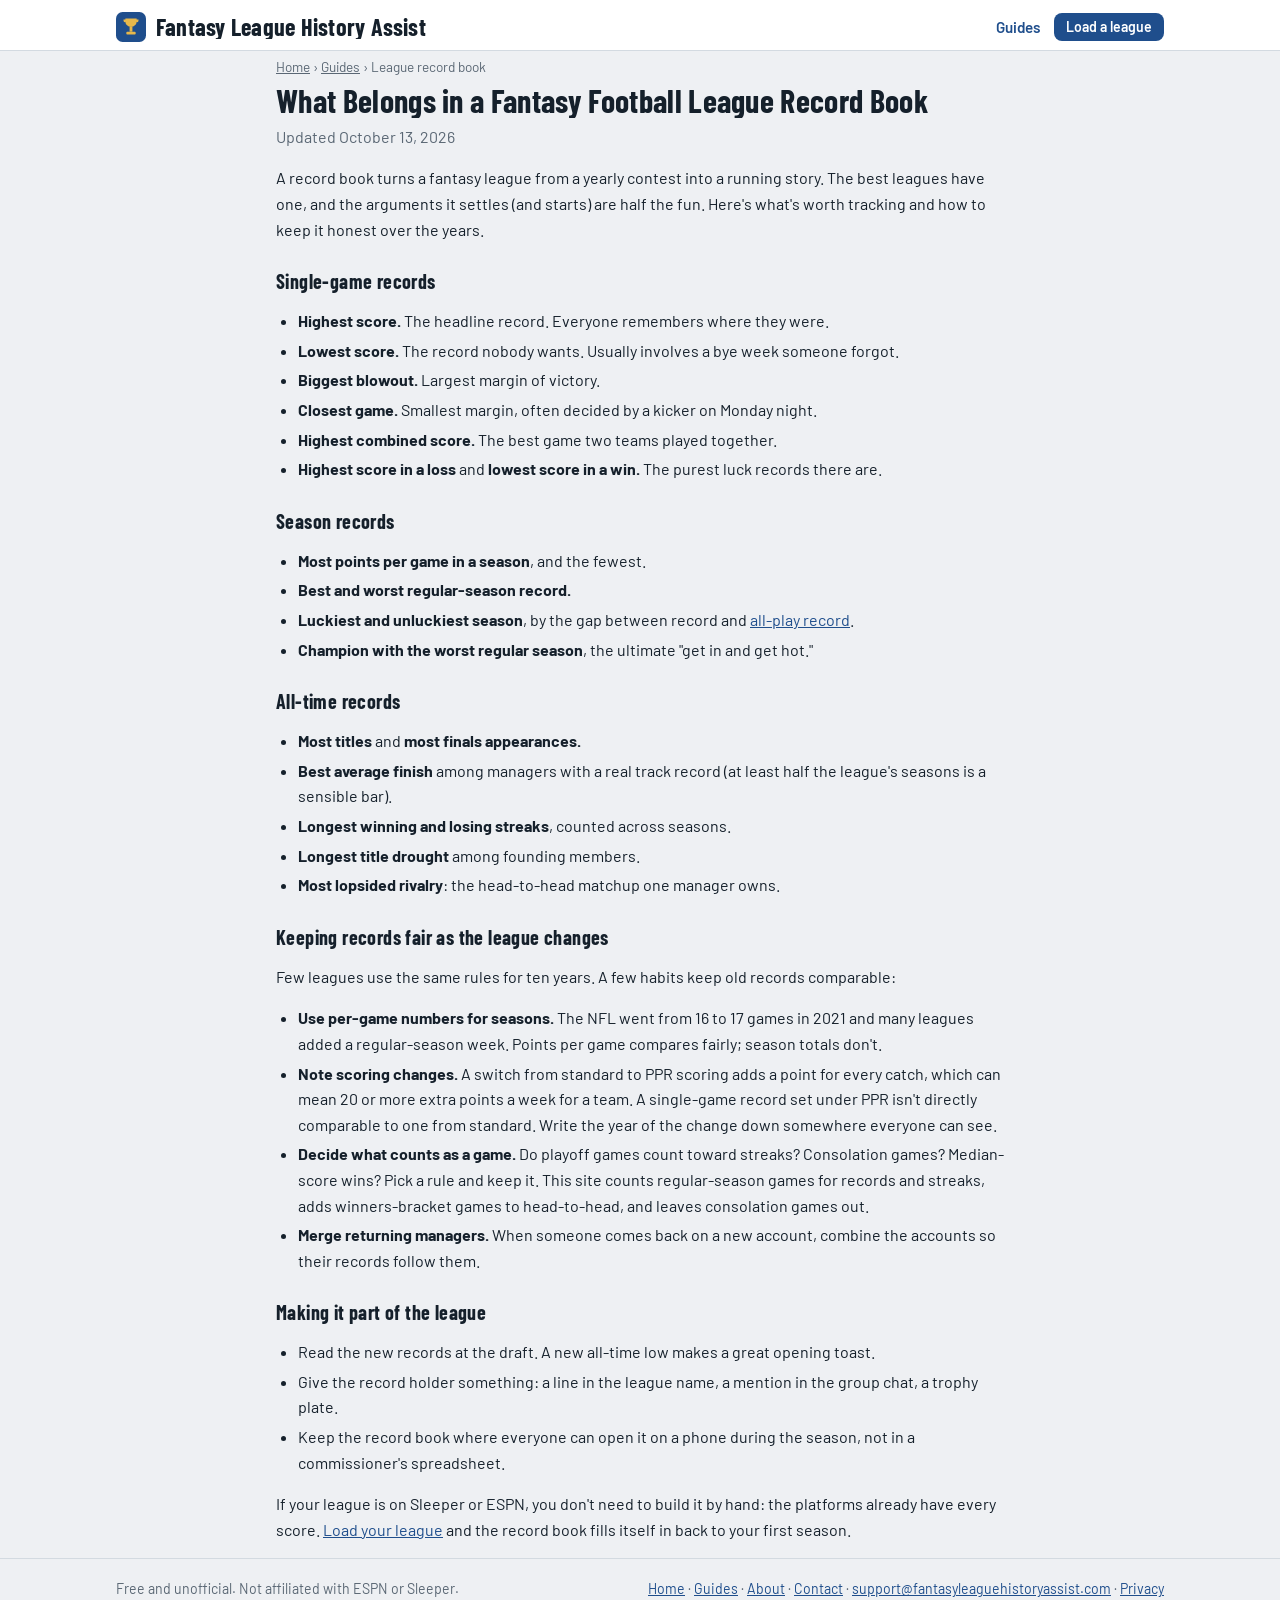
<file: guides/fantasy-league-record-book.html>
<!DOCTYPE html>
<html lang="en">
<head>
<meta charset="utf-8">
<meta name="viewport" content="width=device-width, initial-scale=1">
<title>What Belongs in a Fantasy Football League Record Book · Fantasy League History Assist</title>
<meta name="description" content="The records every fantasy football league should track, from highest score to longest losing streak, plus how to keep them fair when scoring rules and season lengths change.">
<link rel="canonical" href="https://fantasyleaguehistoryassist.com/guides/fantasy-league-record-book.html">
<meta name="theme-color" content="#15202B">
<meta property="og:type" content="article">
<meta property="og:url" content="https://fantasyleaguehistoryassist.com/guides/fantasy-league-record-book.html">
<meta property="og:title" content="What Belongs in a Fantasy Football League Record Book">
<meta property="og:description" content="The records every fantasy football league should track, from highest score to longest losing streak, plus how to keep them fair when scoring rules and season lengths change.">
<meta property="og:site_name" content="Fantasy League History Assist">
<meta property="og:image" content="https://fantasyleaguehistoryassist.com/icons/og-image.png">
<meta name="twitter:card" content="summary_large_image">
<link rel="icon" type="image/svg+xml" href="../icons/logo.svg">
<link rel="preconnect" href="https://fonts.googleapis.com">
<link rel="preconnect" href="https://fonts.gstatic.com" crossorigin>
<link href="https://fonts.googleapis.com/css2?family=Barlow+Condensed:wght@600;700&family=Barlow:wght@400;500;600&display=swap" rel="stylesheet">
<link rel="stylesheet" href="../app.css">
<script type="application/ld+json">[{"@context": "https://schema.org", "@type": "BreadcrumbList", "itemListElement": [{"@type": "ListItem", "position": 1, "name": "Home", "item": "https://fantasyleaguehistoryassist.com/"}, {"@type": "ListItem", "position": 2, "name": "Guides", "item": "https://fantasyleaguehistoryassist.com/guides/"}, {"@type": "ListItem", "position": 3, "name": "League record book", "item": "https://fantasyleaguehistoryassist.com/guides/fantasy-league-record-book.html"}]}, {"@context": "https://schema.org", "@type": "Article", "headline": "What Belongs in a Fantasy Football League Record Book", "description": "The records every fantasy football league should track, from highest score to longest losing streak, plus how to keep them fair when scoring rules and season lengths change.", "url": "https://fantasyleaguehistoryassist.com/guides/fantasy-league-record-book.html", "datePublished": "2026-10-13", "dateModified": "2026-10-13", "author": {"@type": "Organization", "name": "Fantasy League History Assist", "url": "https://fantasyleaguehistoryassist.com/"}, "publisher": {"@type": "Organization", "name": "Fantasy League History Assist", "url": "https://fantasyleaguehistoryassist.com/", "logo": {"@type": "ImageObject", "url": "https://fantasyleaguehistoryassist.com/icons/og-image.png"}}, "image": "https://fantasyleaguehistoryassist.com/icons/og-image.png"}]</script>
<meta name="google-adsense-account" content="ca-pub-5134360334819238">
<script async src="https://pagead2.googlesyndication.com/pagead/js/adsbygoogle.js?client=ca-pub-5134360334819238" crossorigin="anonymous"></script>
</head>
<body>
<header><div class="wrap"><div class="titlebar">
  <a class="brandmark" href=".././" aria-label="Fantasy League History Assist home">
    <svg width="30" height="30" viewBox="0 0 32 32" aria-hidden="true"><rect width="32" height="32" rx="7" fill="#1F4E8C"/><path d="M10 7h12v3a6 6 0 0 1-12 0z M8 8h2v3a2 2 0 0 1-2-2zM24 8h-2v3a2 2 0 0 0 2-2z" fill="#E7B84B"/><rect x="14.5" y="16" width="3" height="5" fill="#E7B84B"/><rect x="11" y="21" width="10" height="3" rx="1" fill="#E7B84B"/></svg>
    <span class="h1">Fantasy League History Assist</span></a>
  <nav class="sitenav" aria-label="Site"><a href="../guides/">Guides</a><a class="btn small" href=".././">Load a league</a></nav>
</div></div></header>
<main class="wrap doc">
<nav class="crumbs" aria-label="Breadcrumb"><a href=".././">Home</a> › <a href="../guides/">Guides</a> › <span>League record book</span></nav>
<h1 class="doc-title">What Belongs in a Fantasy Football League Record Book</h1>
<p class='sub'>Updated October 13, 2026</p>

<p>A record book turns a fantasy league from a yearly contest into a running story. The best leagues have one, and the arguments it settles (and starts) are half the fun. Here's what's worth tracking and how to keep it honest over the years.</p>

<h2>Single-game records</h2>
<ul>
  <li><b>Highest score.</b> The headline record. Everyone remembers where they were.</li>
  <li><b>Lowest score.</b> The record nobody wants. Usually involves a bye week someone forgot.</li>
  <li><b>Biggest blowout.</b> Largest margin of victory.</li>
  <li><b>Closest game.</b> Smallest margin, often decided by a kicker on Monday night.</li>
  <li><b>Highest combined score.</b> The best game two teams played together.</li>
  <li><b>Highest score in a loss</b> and <b>lowest score in a win.</b> The purest luck records there are.</li>
</ul>

<h2>Season records</h2>
<ul>
  <li><b>Most points per game in a season</b>, and the fewest.</li>
  <li><b>Best and worst regular-season record.</b></li>
  <li><b>Luckiest and unluckiest season</b>, by the gap between record and <a href="../guides/all-play-record-luck.html">all-play record</a>.</li>
  <li><b>Champion with the worst regular season</b>, the ultimate "get in and get hot."</li>
</ul>

<h2>All-time records</h2>
<ul>
  <li><b>Most titles</b> and <b>most finals appearances.</b></li>
  <li><b>Best average finish</b> among managers with a real track record (at least half the league's seasons is a sensible bar).</li>
  <li><b>Longest winning and losing streaks</b>, counted across seasons.</li>
  <li><b>Longest title drought</b> among founding members.</li>
  <li><b>Most lopsided rivalry</b>: the head-to-head matchup one manager owns.</li>
</ul>

<h2>Keeping records fair as the league changes</h2>
<p>Few leagues use the same rules for ten years. A few habits keep old records comparable:</p>
<ul>
  <li><b>Use per-game numbers for seasons.</b> The NFL went from 16 to 17 games in 2021 and many leagues added a regular-season week. Points per game compares fairly; season totals don't.</li>
  <li><b>Note scoring changes.</b> A switch from standard to PPR scoring adds a point for every catch, which can mean 20 or more extra points a week for a team. A single-game record set under PPR isn't directly comparable to one from standard. Write the year of the change down somewhere everyone can see.</li>
  <li><b>Decide what counts as a game.</b> Do playoff games count toward streaks? Consolation games? Median-score wins? Pick a rule and keep it. This site counts regular-season games for records and streaks, adds winners-bracket games to head-to-head, and leaves consolation games out.</li>
  <li><b>Merge returning managers.</b> When someone comes back on a new account, combine the accounts so their records follow them.</li>
</ul>

<h2>Making it part of the league</h2>
<ul>
  <li>Read the new records at the draft. A new all-time low makes a great opening toast.</li>
  <li>Give the record holder something: a line in the league name, a mention in the group chat, a trophy plate.</li>
  <li>Keep the record book where everyone can open it on a phone during the season, not in a commissioner's spreadsheet.</li>
</ul>
<p>If your league is on Sleeper or ESPN, you don't need to build it by hand: the platforms already have every score. <a href=".././">Load your league</a> and the record book fills itself in back to your first season.</p>

</main>
<footer><div class="wrap"><span>Free and unofficial. Not affiliated with ESPN or Sleeper.</span><span><a href=".././">Home</a> · <a href="../guides/">Guides</a> · <a href="../about.html">About</a> · <a href="../contact.html">Contact</a> · <a href="mailto:support@fantasyleaguehistoryassist.com">support@fantasyleaguehistoryassist.com</a> · <a href="../privacy.html">Privacy</a></span></div></footer>
</body>
</html>
</file>
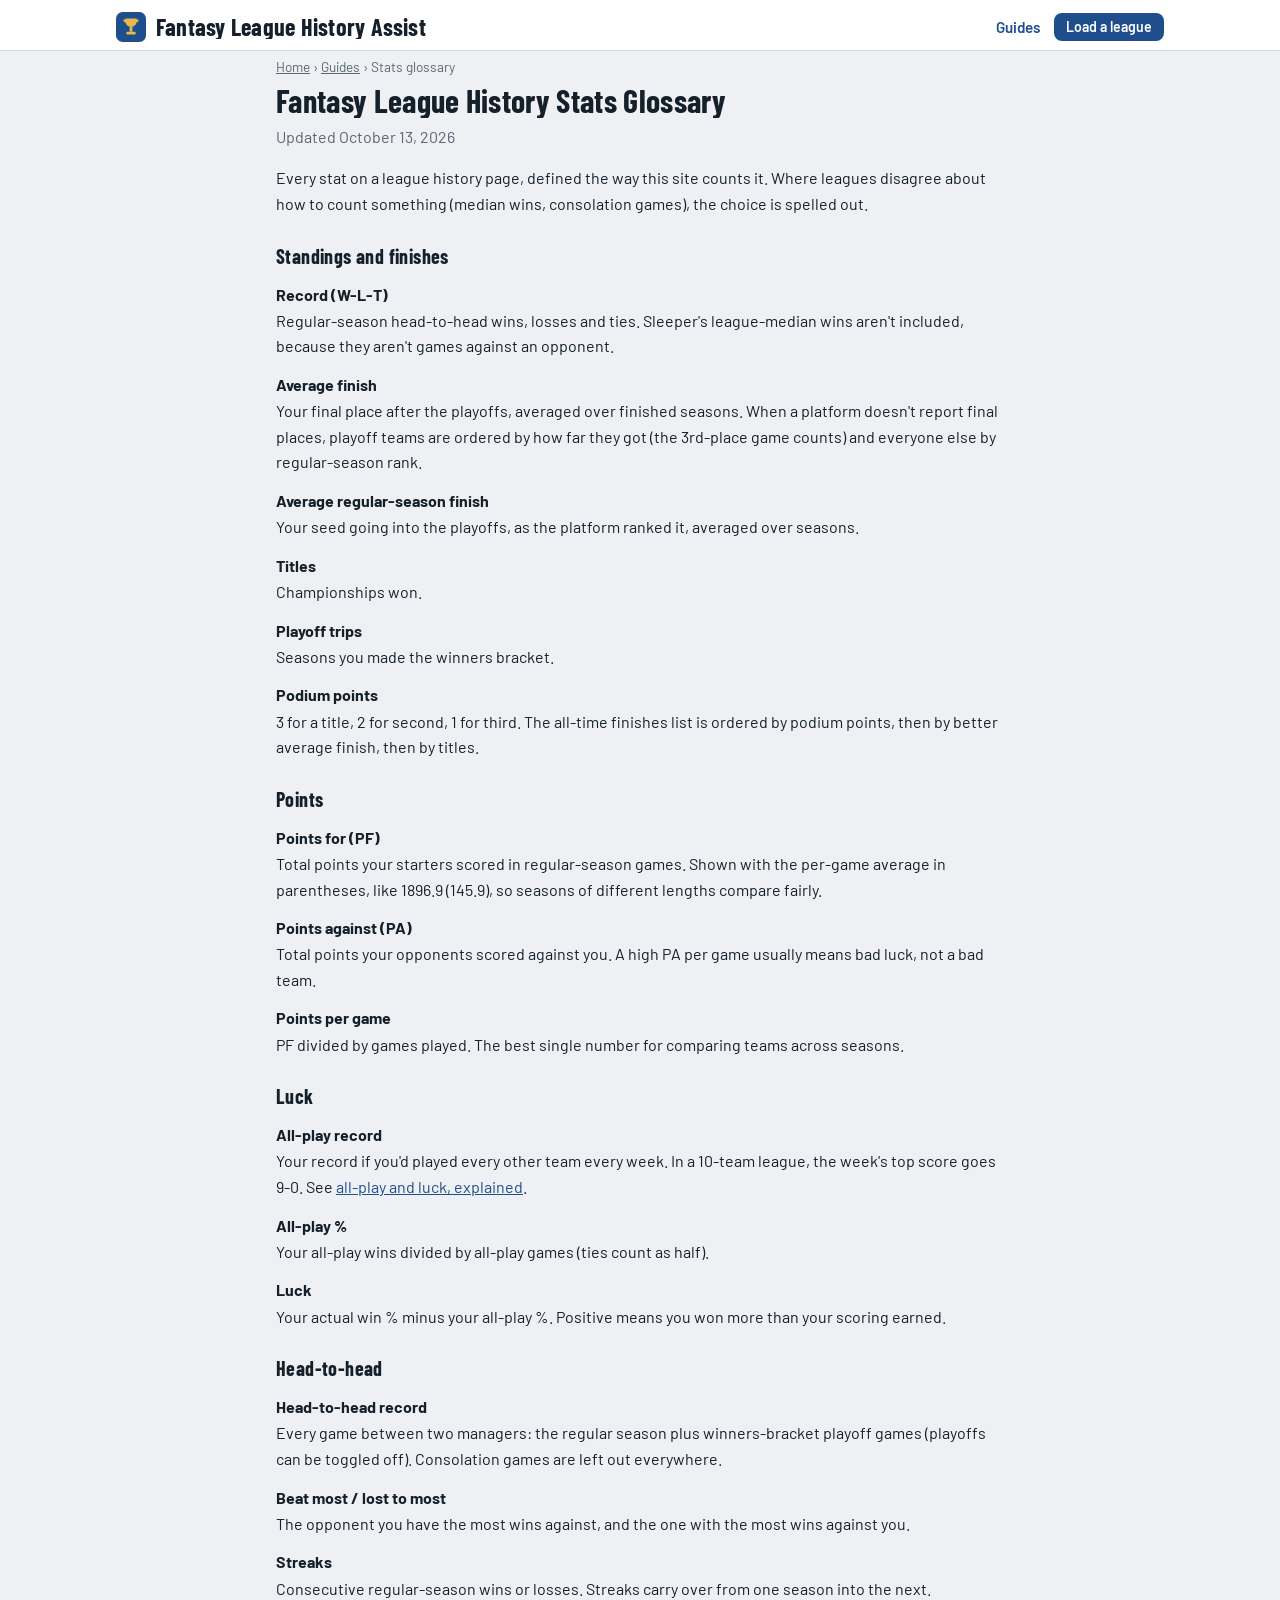
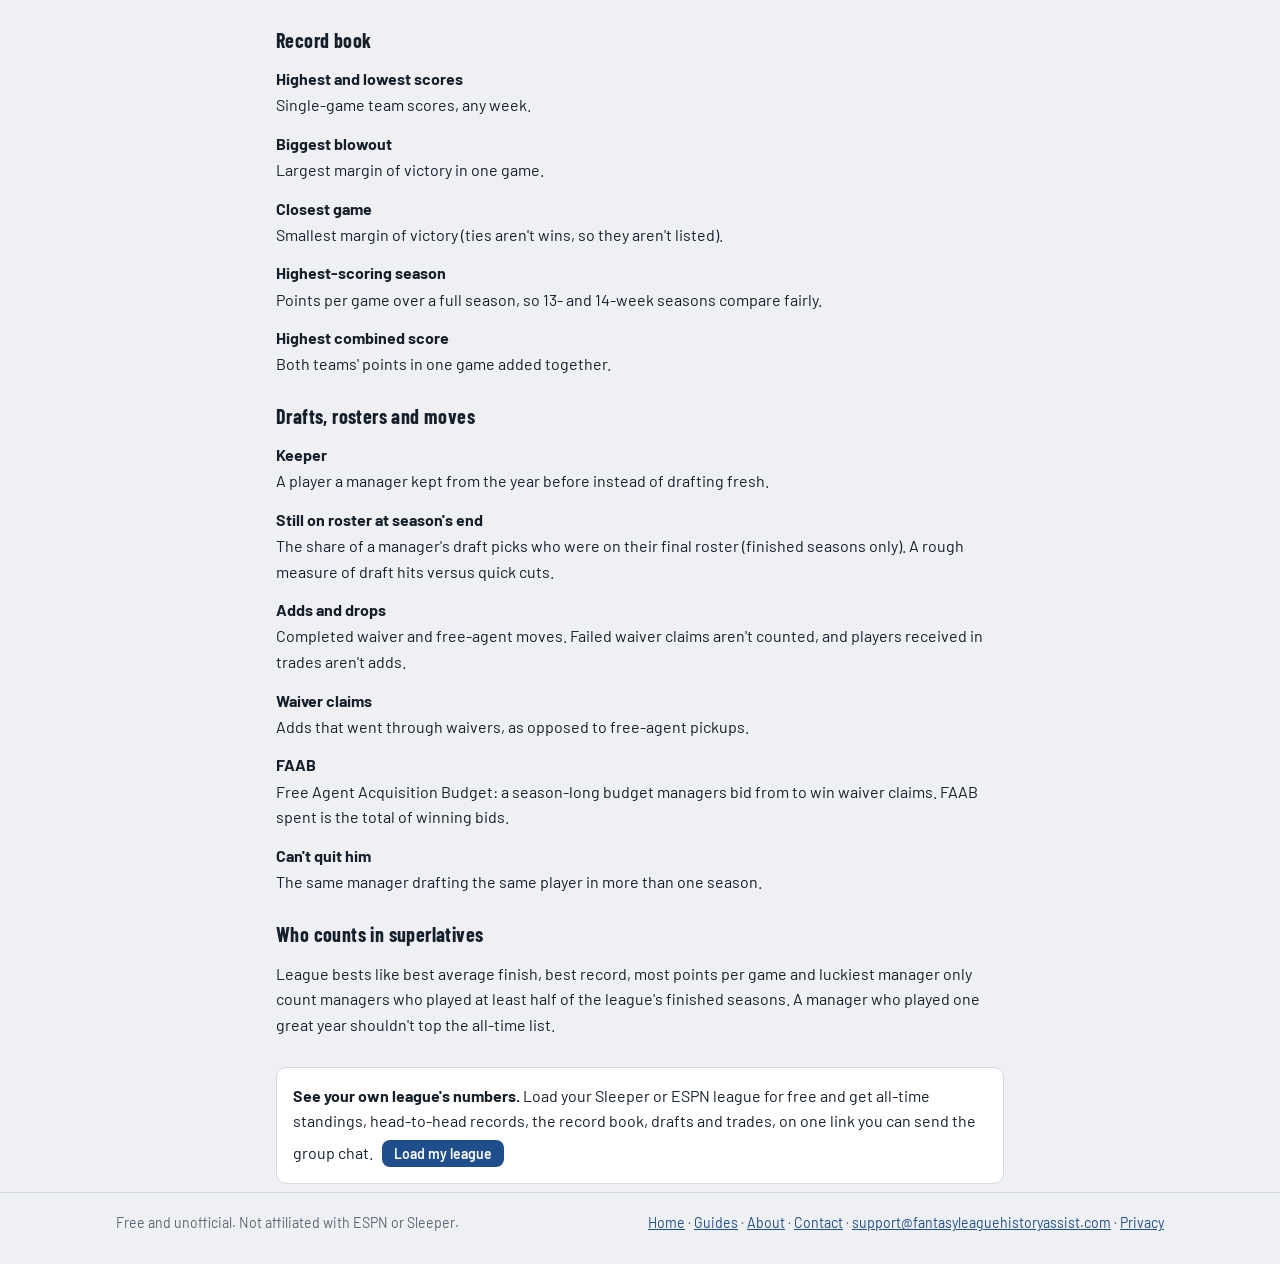
<file: guides/fantasy-league-stats-glossary.html>
<!DOCTYPE html>
<html lang="en">
<head>
<meta charset="utf-8">
<meta name="viewport" content="width=device-width, initial-scale=1">
<title>Fantasy League History Stats Glossary · Fantasy League History Assist</title>
<meta name="description" content="Plain-English definitions of every all-time fantasy football league stat: average finish, points for and against, all-play, luck, podium points, streaks, head-to-head, FAAB, keepers and more.">
<link rel="canonical" href="https://fantasyleaguehistoryassist.com/guides/fantasy-league-stats-glossary.html">
<meta name="theme-color" content="#15202B">
<meta property="og:type" content="article">
<meta property="og:url" content="https://fantasyleaguehistoryassist.com/guides/fantasy-league-stats-glossary.html">
<meta property="og:title" content="Fantasy League History Stats Glossary">
<meta property="og:description" content="Plain-English definitions of every all-time fantasy football league stat: average finish, points for and against, all-play, luck, podium points, streaks, head-to-head, FAAB, keepers and more.">
<meta property="og:site_name" content="Fantasy League History Assist">
<meta property="og:image" content="https://fantasyleaguehistoryassist.com/icons/og-image.png">
<meta name="twitter:card" content="summary_large_image">
<link rel="icon" type="image/svg+xml" href="../icons/logo.svg">
<link rel="preconnect" href="https://fonts.googleapis.com">
<link rel="preconnect" href="https://fonts.gstatic.com" crossorigin>
<link href="https://fonts.googleapis.com/css2?family=Barlow+Condensed:wght@600;700&family=Barlow:wght@400;500;600&display=swap" rel="stylesheet">
<link rel="stylesheet" href="../app.css">
<script type="application/ld+json">[{"@context": "https://schema.org", "@type": "BreadcrumbList", "itemListElement": [{"@type": "ListItem", "position": 1, "name": "Home", "item": "https://fantasyleaguehistoryassist.com/"}, {"@type": "ListItem", "position": 2, "name": "Guides", "item": "https://fantasyleaguehistoryassist.com/guides/"}, {"@type": "ListItem", "position": 3, "name": "Stats glossary", "item": "https://fantasyleaguehistoryassist.com/guides/fantasy-league-stats-glossary.html"}]}, {"@context": "https://schema.org", "@type": "Article", "headline": "Fantasy League History Stats Glossary", "description": "Plain-English definitions of every all-time fantasy football league stat: average finish, points for and against, all-play, luck, podium points, streaks, head-to-head, FAAB, keepers and more.", "url": "https://fantasyleaguehistoryassist.com/guides/fantasy-league-stats-glossary.html", "datePublished": "2026-10-13", "dateModified": "2026-10-13", "author": {"@type": "Organization", "name": "Fantasy League History Assist", "url": "https://fantasyleaguehistoryassist.com/"}, "publisher": {"@type": "Organization", "name": "Fantasy League History Assist", "url": "https://fantasyleaguehistoryassist.com/", "logo": {"@type": "ImageObject", "url": "https://fantasyleaguehistoryassist.com/icons/og-image.png"}}, "image": "https://fantasyleaguehistoryassist.com/icons/og-image.png"}]</script>
<meta name="google-adsense-account" content="ca-pub-5134360334819238">
<script async src="https://pagead2.googlesyndication.com/pagead/js/adsbygoogle.js?client=ca-pub-5134360334819238" crossorigin="anonymous"></script>
</head>
<body>
<header><div class="wrap"><div class="titlebar">
  <a class="brandmark" href=".././" aria-label="Fantasy League History Assist home">
    <svg width="30" height="30" viewBox="0 0 32 32" aria-hidden="true"><rect width="32" height="32" rx="7" fill="#1F4E8C"/><path d="M10 7h12v3a6 6 0 0 1-12 0z M8 8h2v3a2 2 0 0 1-2-2zM24 8h-2v3a2 2 0 0 0 2-2z" fill="#E7B84B"/><rect x="14.5" y="16" width="3" height="5" fill="#E7B84B"/><rect x="11" y="21" width="10" height="3" rx="1" fill="#E7B84B"/></svg>
    <span class="h1">Fantasy League History Assist</span></a>
  <nav class="sitenav" aria-label="Site"><a href="../guides/">Guides</a><a class="btn small" href=".././">Load a league</a></nav>
</div></div></header>
<main class="wrap doc">
<nav class="crumbs" aria-label="Breadcrumb"><a href=".././">Home</a> › <a href="../guides/">Guides</a> › <span>Stats glossary</span></nav>
<h1 class="doc-title">Fantasy League History Stats Glossary</h1>
<p class='sub'>Updated October 13, 2026</p>

<p>Every stat on a league history page, defined the way this site counts it. Where leagues disagree about how to count something (median wins, consolation games), the choice is spelled out.</p>

<h2>Standings and finishes</h2>
<dl class="gloss">
<dt>Record (W-L-T)</dt><dd>Regular-season head-to-head wins, losses and ties. Sleeper's league-median wins aren't included, because they aren't games against an opponent.</dd>
<dt>Average finish</dt><dd>Your final place after the playoffs, averaged over finished seasons. When a platform doesn't report final places, playoff teams are ordered by how far they got (the 3rd-place game counts) and everyone else by regular-season rank.</dd>
<dt>Average regular-season finish</dt><dd>Your seed going into the playoffs, as the platform ranked it, averaged over seasons.</dd>
<dt>Titles</dt><dd>Championships won.</dd>
<dt>Playoff trips</dt><dd>Seasons you made the winners bracket.</dd>
<dt>Podium points</dt><dd>3 for a title, 2 for second, 1 for third. The all-time finishes list is ordered by podium points, then by better average finish, then by titles.</dd>
</dl>

<h2>Points</h2>
<dl class="gloss">
<dt>Points for (PF)</dt><dd>Total points your starters scored in regular-season games. Shown with the per-game average in parentheses, like 1896.9 (145.9), so seasons of different lengths compare fairly.</dd>
<dt>Points against (PA)</dt><dd>Total points your opponents scored against you. A high PA per game usually means bad luck, not a bad team.</dd>
<dt>Points per game</dt><dd>PF divided by games played. The best single number for comparing teams across seasons.</dd>
</dl>

<h2>Luck</h2>
<dl class="gloss">
<dt>All-play record</dt><dd>Your record if you'd played every other team every week. In a 10-team league, the week's top score goes 9-0. See <a href="../guides/all-play-record-luck.html">all-play and luck, explained</a>.</dd>
<dt>All-play %</dt><dd>Your all-play wins divided by all-play games (ties count as half).</dd>
<dt>Luck</dt><dd>Your actual win % minus your all-play %. Positive means you won more than your scoring earned.</dd>
</dl>

<h2>Head-to-head</h2>
<dl class="gloss">
<dt>Head-to-head record</dt><dd>Every game between two managers: the regular season plus winners-bracket playoff games (playoffs can be toggled off). Consolation games are left out everywhere.</dd>
<dt>Beat most / lost to most</dt><dd>The opponent you have the most wins against, and the one with the most wins against you.</dd>
<dt>Streaks</dt><dd>Consecutive regular-season wins or losses. Streaks carry over from one season into the next.</dd>
</dl>

<h2>Record book</h2>
<dl class="gloss">
<dt>Highest and lowest scores</dt><dd>Single-game team scores, any week.</dd>
<dt>Biggest blowout</dt><dd>Largest margin of victory in one game.</dd>
<dt>Closest game</dt><dd>Smallest margin of victory (ties aren't wins, so they aren't listed).</dd>
<dt>Highest-scoring season</dt><dd>Points per game over a full season, so 13- and 14-week seasons compare fairly.</dd>
<dt>Highest combined score</dt><dd>Both teams' points in one game added together.</dd>
</dl>

<h2>Drafts, rosters and moves</h2>
<dl class="gloss">
<dt>Keeper</dt><dd>A player a manager kept from the year before instead of drafting fresh.</dd>
<dt>Still on roster at season's end</dt><dd>The share of a manager's draft picks who were on their final roster (finished seasons only). A rough measure of draft hits versus quick cuts.</dd>
<dt>Adds and drops</dt><dd>Completed waiver and free-agent moves. Failed waiver claims aren't counted, and players received in trades aren't adds.</dd>
<dt>Waiver claims</dt><dd>Adds that went through waivers, as opposed to free-agent pickups.</dd>
<dt>FAAB</dt><dd>Free Agent Acquisition Budget: a season-long budget managers bid from to win waiver claims. FAAB spent is the total of winning bids.</dd>
<dt>Can't quit him</dt><dd>The same manager drafting the same player in more than one season.</dd>
</dl>

<h2>Who counts in superlatives</h2>
<p>League bests like best average finish, best record, most points per game and luckiest manager only count managers who played at least half of the league's finished seasons. A manager who played one great year shouldn't top the all-time list.</p>
<div class="cta panel pad"><b>See your own league's numbers.</b> Load your Sleeper or ESPN league for free and get all-time standings, head-to-head records, the record book, drafts and trades, on one link you can send the group chat. <a class="btn small" href=".././">Load my league</a></div>
</main>
<footer><div class="wrap"><span>Free and unofficial. Not affiliated with ESPN or Sleeper.</span><span><a href=".././">Home</a> · <a href="../guides/">Guides</a> · <a href="../about.html">About</a> · <a href="../contact.html">Contact</a> · <a href="mailto:support@fantasyleaguehistoryassist.com">support@fantasyleaguehistoryassist.com</a> · <a href="../privacy.html">Privacy</a></span></div></footer>
</body>
</html>
</file>
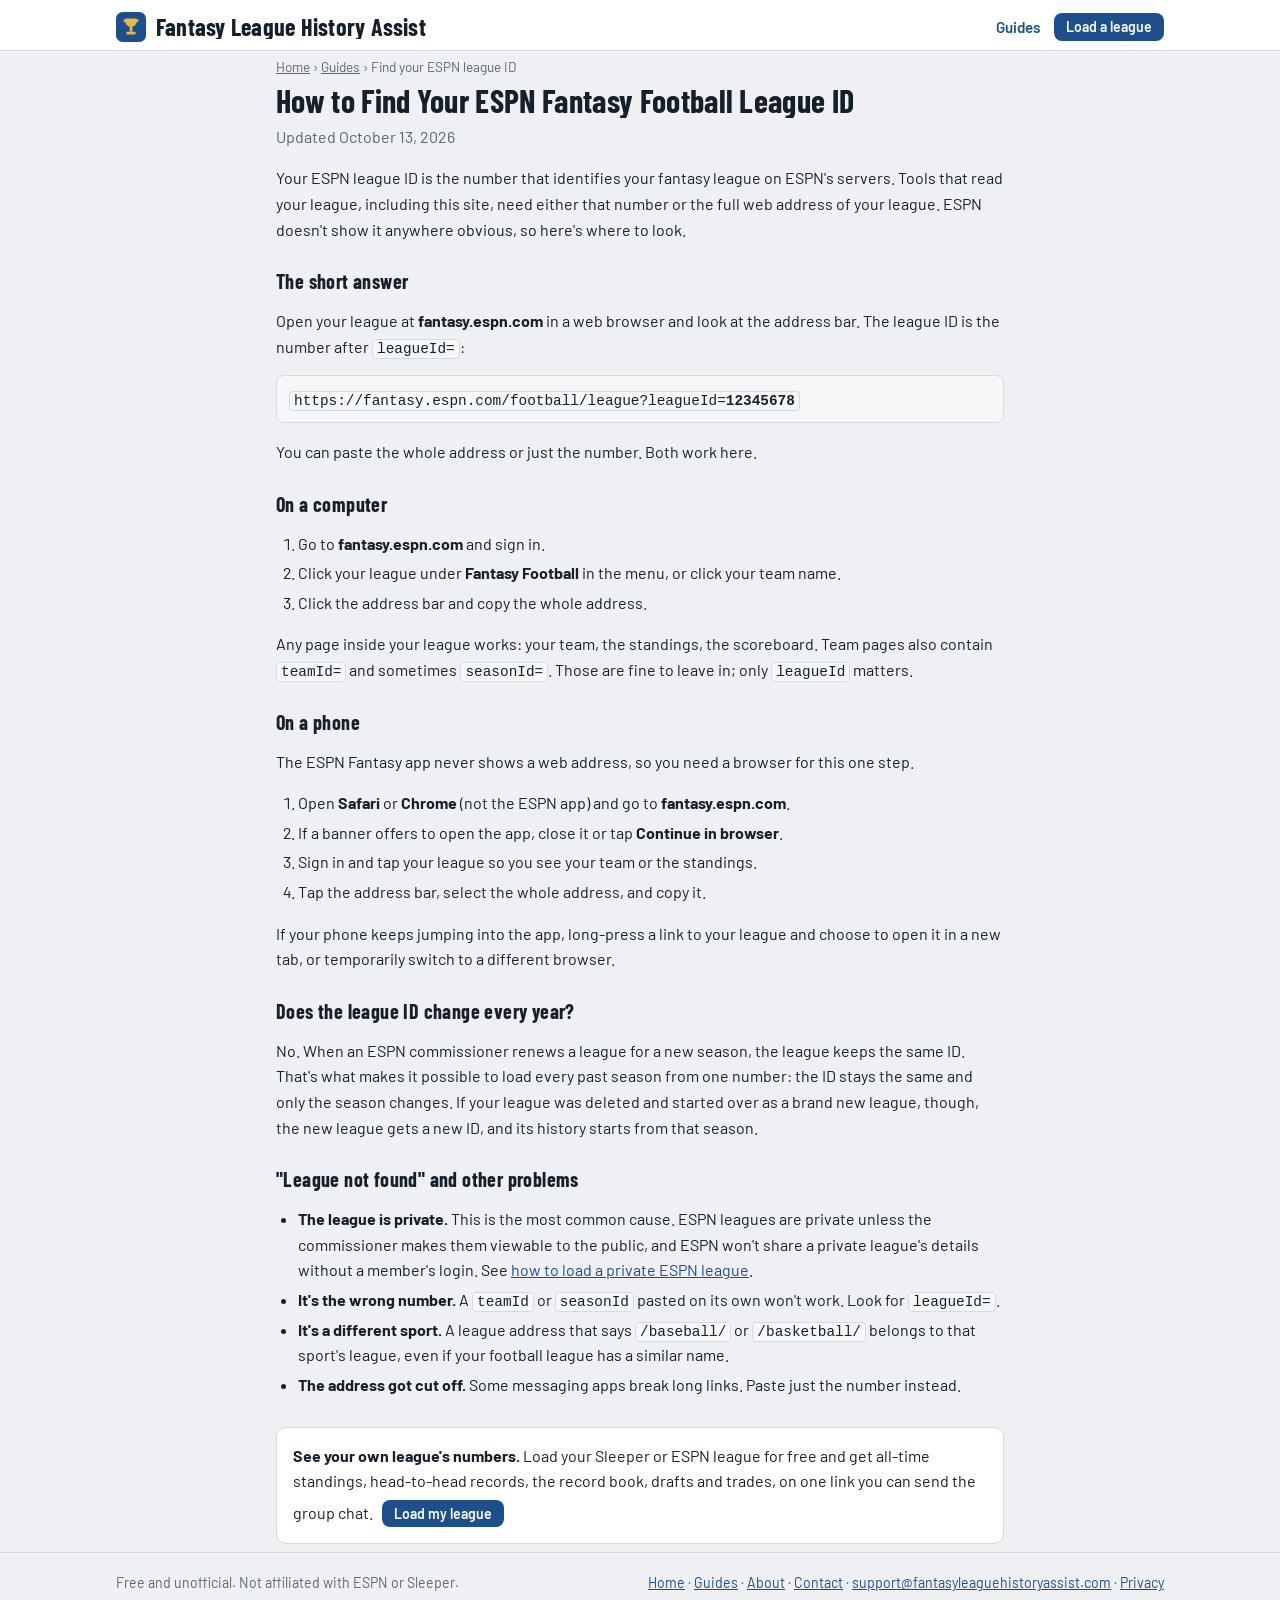
<file: guides/find-espn-league-id.html>
<!DOCTYPE html>
<html lang="en">
<head>
<meta charset="utf-8">
<meta name="viewport" content="width=device-width, initial-scale=1">
<title>How to Find Your ESPN Fantasy Football League ID · Fantasy League History Assist</title>
<meta name="description" content="Where to find your ESPN fantasy football league ID on a phone or computer, why the ESPN app hides it, and what to do when ESPN says your league can't be found.">
<link rel="canonical" href="https://fantasyleaguehistoryassist.com/guides/find-espn-league-id.html">
<meta name="theme-color" content="#15202B">
<meta property="og:type" content="article">
<meta property="og:url" content="https://fantasyleaguehistoryassist.com/guides/find-espn-league-id.html">
<meta property="og:title" content="How to Find Your ESPN Fantasy Football League ID">
<meta property="og:description" content="Where to find your ESPN fantasy football league ID on a phone or computer, why the ESPN app hides it, and what to do when ESPN says your league can't be found.">
<meta property="og:site_name" content="Fantasy League History Assist">
<meta property="og:image" content="https://fantasyleaguehistoryassist.com/icons/og-image.png">
<meta name="twitter:card" content="summary_large_image">
<link rel="icon" type="image/svg+xml" href="../icons/logo.svg">
<link rel="preconnect" href="https://fonts.googleapis.com">
<link rel="preconnect" href="https://fonts.gstatic.com" crossorigin>
<link href="https://fonts.googleapis.com/css2?family=Barlow+Condensed:wght@600;700&family=Barlow:wght@400;500;600&display=swap" rel="stylesheet">
<link rel="stylesheet" href="../app.css">
<script type="application/ld+json">[{"@context": "https://schema.org", "@type": "BreadcrumbList", "itemListElement": [{"@type": "ListItem", "position": 1, "name": "Home", "item": "https://fantasyleaguehistoryassist.com/"}, {"@type": "ListItem", "position": 2, "name": "Guides", "item": "https://fantasyleaguehistoryassist.com/guides/"}, {"@type": "ListItem", "position": 3, "name": "Find your ESPN league ID", "item": "https://fantasyleaguehistoryassist.com/guides/find-espn-league-id.html"}]}, {"@context": "https://schema.org", "@type": "Article", "headline": "How to Find Your ESPN Fantasy Football League ID", "description": "Where to find your ESPN fantasy football league ID on a phone or computer, why the ESPN app hides it, and what to do when ESPN says your league can't be found.", "url": "https://fantasyleaguehistoryassist.com/guides/find-espn-league-id.html", "datePublished": "2026-10-13", "dateModified": "2026-10-13", "author": {"@type": "Organization", "name": "Fantasy League History Assist", "url": "https://fantasyleaguehistoryassist.com/"}, "publisher": {"@type": "Organization", "name": "Fantasy League History Assist", "url": "https://fantasyleaguehistoryassist.com/", "logo": {"@type": "ImageObject", "url": "https://fantasyleaguehistoryassist.com/icons/og-image.png"}}, "image": "https://fantasyleaguehistoryassist.com/icons/og-image.png"}]</script>
<meta name="google-adsense-account" content="ca-pub-5134360334819238">
<script async src="https://pagead2.googlesyndication.com/pagead/js/adsbygoogle.js?client=ca-pub-5134360334819238" crossorigin="anonymous"></script>
</head>
<body>
<header><div class="wrap"><div class="titlebar">
  <a class="brandmark" href=".././" aria-label="Fantasy League History Assist home">
    <svg width="30" height="30" viewBox="0 0 32 32" aria-hidden="true"><rect width="32" height="32" rx="7" fill="#1F4E8C"/><path d="M10 7h12v3a6 6 0 0 1-12 0z M8 8h2v3a2 2 0 0 1-2-2zM24 8h-2v3a2 2 0 0 0 2-2z" fill="#E7B84B"/><rect x="14.5" y="16" width="3" height="5" fill="#E7B84B"/><rect x="11" y="21" width="10" height="3" rx="1" fill="#E7B84B"/></svg>
    <span class="h1">Fantasy League History Assist</span></a>
  <nav class="sitenav" aria-label="Site"><a href="../guides/">Guides</a><a class="btn small" href=".././">Load a league</a></nav>
</div></div></header>
<main class="wrap doc">
<nav class="crumbs" aria-label="Breadcrumb"><a href=".././">Home</a> › <a href="../guides/">Guides</a> › <span>Find your ESPN league ID</span></nav>
<h1 class="doc-title">How to Find Your ESPN Fantasy Football League ID</h1>
<p class='sub'>Updated October 13, 2026</p>

<p>Your ESPN league ID is the number that identifies your fantasy league on ESPN's servers. Tools that read your league, including this site, need either that number or the full web address of your league. ESPN doesn't show it anywhere obvious, so here's where to look.</p>

<h2>The short answer</h2>
<p>Open your league at <b>fantasy.espn.com</b> in a web browser and look at the address bar. The league ID is the number after <code>leagueId=</code>:</p>
<p class="tipbox"><code>https://fantasy.espn.com/football/league?leagueId=<b>12345678</b></code></p>
<p>You can paste the whole address or just the number. Both work here.</p>

<h2>On a computer</h2>
<ol>
  <li>Go to <b>fantasy.espn.com</b> and sign in.</li>
  <li>Click your league under <b>Fantasy Football</b> in the menu, or click your team name.</li>
  <li>Click the address bar and copy the whole address.</li>
</ol>
<p>Any page inside your league works: your team, the standings, the scoreboard. Team pages also contain <code>teamId=</code> and sometimes <code>seasonId=</code>. Those are fine to leave in; only <code>leagueId</code> matters.</p>

<h2>On a phone</h2>
<p>The ESPN Fantasy app never shows a web address, so you need a browser for this one step.</p>
<ol>
  <li>Open <b>Safari</b> or <b>Chrome</b> (not the ESPN app) and go to <b>fantasy.espn.com</b>.</li>
  <li>If a banner offers to open the app, close it or tap <b>Continue in browser</b>.</li>
  <li>Sign in and tap your league so you see your team or the standings.</li>
  <li>Tap the address bar, select the whole address, and copy it.</li>
</ol>
<p>If your phone keeps jumping into the app, long-press a link to your league and choose to open it in a new tab, or temporarily switch to a different browser.</p>

<h2>Does the league ID change every year?</h2>
<p>No. When an ESPN commissioner renews a league for a new season, the league keeps the same ID. That's what makes it possible to load every past season from one number: the ID stays the same and only the season changes. If your league was deleted and started over as a brand new league, though, the new league gets a new ID, and its history starts from that season.</p>

<h2>"League not found" and other problems</h2>
<ul>
  <li><b>The league is private.</b> This is the most common cause. ESPN leagues are private unless the commissioner makes them viewable to the public, and ESPN won't share a private league's details without a member's login. See <a href="../guides/private-espn-league.html">how to load a private ESPN league</a>.</li>
  <li><b>It's the wrong number.</b> A <code>teamId</code> or <code>seasonId</code> pasted on its own won't work. Look for <code>leagueId=</code>.</li>
  <li><b>It's a different sport.</b> A league address that says <code>/baseball/</code> or <code>/basketball/</code> belongs to that sport's league, even if your football league has a similar name.</li>
  <li><b>The address got cut off.</b> Some messaging apps break long links. Paste just the number instead.</li>
</ul>
<div class="cta panel pad"><b>See your own league's numbers.</b> Load your Sleeper or ESPN league for free and get all-time standings, head-to-head records, the record book, drafts and trades, on one link you can send the group chat. <a class="btn small" href=".././">Load my league</a></div>
</main>
<footer><div class="wrap"><span>Free and unofficial. Not affiliated with ESPN or Sleeper.</span><span><a href=".././">Home</a> · <a href="../guides/">Guides</a> · <a href="../about.html">About</a> · <a href="../contact.html">Contact</a> · <a href="mailto:support@fantasyleaguehistoryassist.com">support@fantasyleaguehistoryassist.com</a> · <a href="../privacy.html">Privacy</a></span></div></footer>
</body>
</html>
</file>
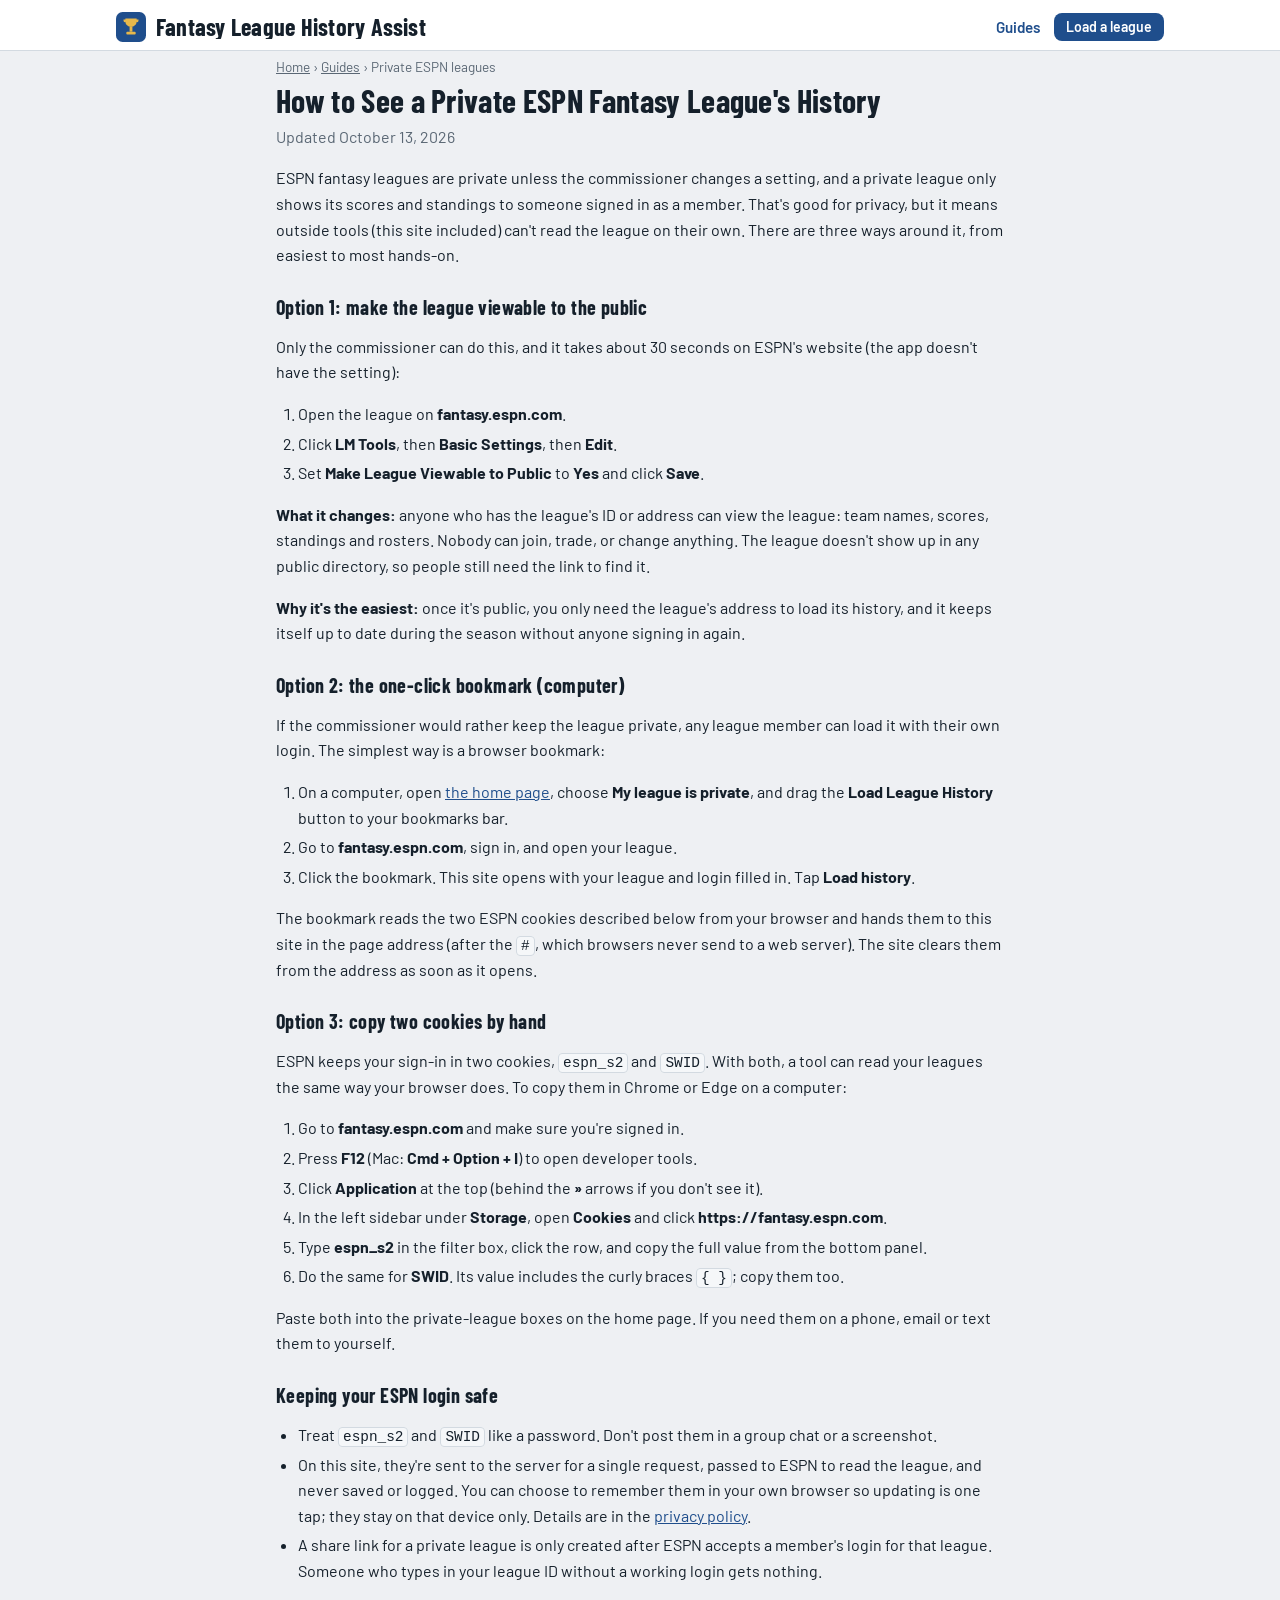
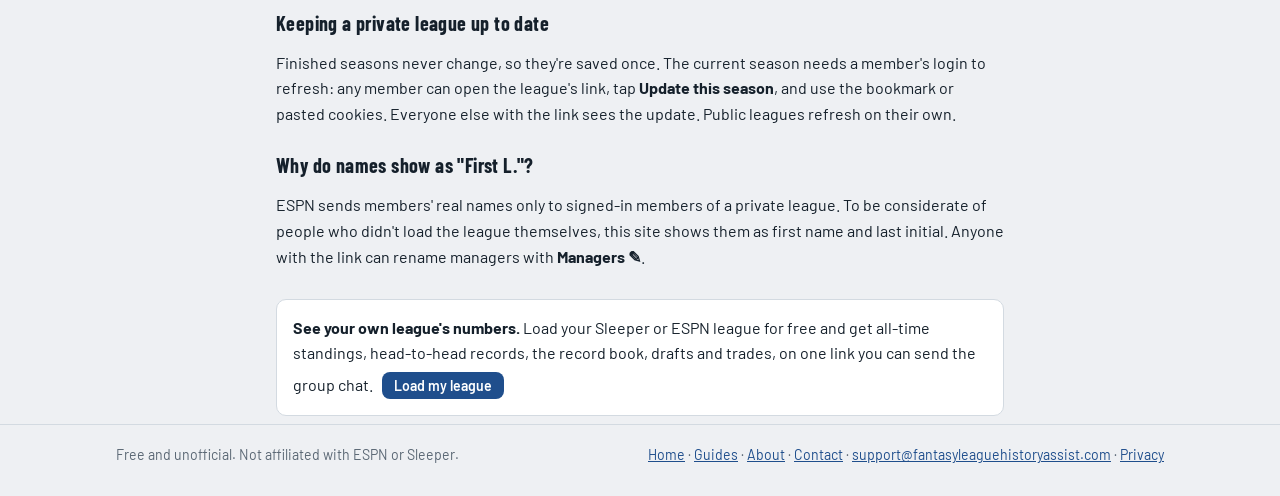
<file: guides/private-espn-league.html>
<!DOCTYPE html>
<html lang="en">
<head>
<meta charset="utf-8">
<meta name="viewport" content="width=device-width, initial-scale=1">
<title>How to See a Private ESPN Fantasy League's History · Fantasy League History Assist</title>
<meta name="description" content="Three ways to load a private ESPN fantasy football league's full history: make it viewable to the public, use a one-click bookmark, or copy the espn_s2 and SWID cookies. What each one shares and how to keep it safe.">
<link rel="canonical" href="https://fantasyleaguehistoryassist.com/guides/private-espn-league.html">
<meta name="theme-color" content="#15202B">
<meta property="og:type" content="article">
<meta property="og:url" content="https://fantasyleaguehistoryassist.com/guides/private-espn-league.html">
<meta property="og:title" content="How to See a Private ESPN Fantasy League's History">
<meta property="og:description" content="Three ways to load a private ESPN fantasy football league's full history: make it viewable to the public, use a one-click bookmark, or copy the espn_s2 and SWID cookies. What each one shares and how to keep it safe.">
<meta property="og:site_name" content="Fantasy League History Assist">
<meta property="og:image" content="https://fantasyleaguehistoryassist.com/icons/og-image.png">
<meta name="twitter:card" content="summary_large_image">
<link rel="icon" type="image/svg+xml" href="../icons/logo.svg">
<link rel="preconnect" href="https://fonts.googleapis.com">
<link rel="preconnect" href="https://fonts.gstatic.com" crossorigin>
<link href="https://fonts.googleapis.com/css2?family=Barlow+Condensed:wght@600;700&family=Barlow:wght@400;500;600&display=swap" rel="stylesheet">
<link rel="stylesheet" href="../app.css">
<script type="application/ld+json">[{"@context": "https://schema.org", "@type": "BreadcrumbList", "itemListElement": [{"@type": "ListItem", "position": 1, "name": "Home", "item": "https://fantasyleaguehistoryassist.com/"}, {"@type": "ListItem", "position": 2, "name": "Guides", "item": "https://fantasyleaguehistoryassist.com/guides/"}, {"@type": "ListItem", "position": 3, "name": "Private ESPN leagues", "item": "https://fantasyleaguehistoryassist.com/guides/private-espn-league.html"}]}, {"@context": "https://schema.org", "@type": "Article", "headline": "How to See a Private ESPN Fantasy League's History", "description": "Three ways to load a private ESPN fantasy football league's full history: make it viewable to the public, use a one-click bookmark, or copy the espn_s2 and SWID cookies. What each one shares and how to keep it safe.", "url": "https://fantasyleaguehistoryassist.com/guides/private-espn-league.html", "datePublished": "2026-10-13", "dateModified": "2026-10-13", "author": {"@type": "Organization", "name": "Fantasy League History Assist", "url": "https://fantasyleaguehistoryassist.com/"}, "publisher": {"@type": "Organization", "name": "Fantasy League History Assist", "url": "https://fantasyleaguehistoryassist.com/", "logo": {"@type": "ImageObject", "url": "https://fantasyleaguehistoryassist.com/icons/og-image.png"}}, "image": "https://fantasyleaguehistoryassist.com/icons/og-image.png"}]</script>
<meta name="google-adsense-account" content="ca-pub-5134360334819238">
<script async src="https://pagead2.googlesyndication.com/pagead/js/adsbygoogle.js?client=ca-pub-5134360334819238" crossorigin="anonymous"></script>
</head>
<body>
<header><div class="wrap"><div class="titlebar">
  <a class="brandmark" href=".././" aria-label="Fantasy League History Assist home">
    <svg width="30" height="30" viewBox="0 0 32 32" aria-hidden="true"><rect width="32" height="32" rx="7" fill="#1F4E8C"/><path d="M10 7h12v3a6 6 0 0 1-12 0z M8 8h2v3a2 2 0 0 1-2-2zM24 8h-2v3a2 2 0 0 0 2-2z" fill="#E7B84B"/><rect x="14.5" y="16" width="3" height="5" fill="#E7B84B"/><rect x="11" y="21" width="10" height="3" rx="1" fill="#E7B84B"/></svg>
    <span class="h1">Fantasy League History Assist</span></a>
  <nav class="sitenav" aria-label="Site"><a href="../guides/">Guides</a><a class="btn small" href=".././">Load a league</a></nav>
</div></div></header>
<main class="wrap doc">
<nav class="crumbs" aria-label="Breadcrumb"><a href=".././">Home</a> › <a href="../guides/">Guides</a> › <span>Private ESPN leagues</span></nav>
<h1 class="doc-title">How to See a Private ESPN Fantasy League's History</h1>
<p class='sub'>Updated October 13, 2026</p>

<p>ESPN fantasy leagues are private unless the commissioner changes a setting, and a private league only shows its scores and standings to someone signed in as a member. That's good for privacy, but it means outside tools (this site included) can't read the league on their own. There are three ways around it, from easiest to most hands-on.</p>

<h2>Option 1: make the league viewable to the public</h2>
<p>Only the commissioner can do this, and it takes about 30 seconds on ESPN's website (the app doesn't have the setting):</p>
<ol>
  <li>Open the league on <b>fantasy.espn.com</b>.</li>
  <li>Click <b>LM Tools</b>, then <b>Basic Settings</b>, then <b>Edit</b>.</li>
  <li>Set <b>Make League Viewable to Public</b> to <b>Yes</b> and click <b>Save</b>.</li>
</ol>
<p><b>What it changes:</b> anyone who has the league's ID or address can view the league: team names, scores, standings and rosters. Nobody can join, trade, or change anything. The league doesn't show up in any public directory, so people still need the link to find it.</p>
<p><b>Why it's the easiest:</b> once it's public, you only need the league's address to load its history, and it keeps itself up to date during the season without anyone signing in again.</p>

<h2>Option 2: the one-click bookmark (computer)</h2>
<p>If the commissioner would rather keep the league private, any league member can load it with their own login. The simplest way is a browser bookmark:</p>
<ol>
  <li>On a computer, open <a href=".././">the home page</a>, choose <b>My league is private</b>, and drag the <b>Load League History</b> button to your bookmarks bar.</li>
  <li>Go to <b>fantasy.espn.com</b>, sign in, and open your league.</li>
  <li>Click the bookmark. This site opens with your league and login filled in. Tap <b>Load history</b>.</li>
</ol>
<p>The bookmark reads the two ESPN cookies described below from your browser and hands them to this site in the page address (after the <code>#</code>, which browsers never send to a web server). The site clears them from the address as soon as it opens.</p>

<h2>Option 3: copy two cookies by hand</h2>
<p>ESPN keeps your sign-in in two cookies, <code>espn_s2</code> and <code>SWID</code>. With both, a tool can read your leagues the same way your browser does. To copy them in Chrome or Edge on a computer:</p>
<ol>
  <li>Go to <b>fantasy.espn.com</b> and make sure you're signed in.</li>
  <li>Press <b>F12</b> (Mac: <b>Cmd + Option + I</b>) to open developer tools.</li>
  <li>Click <b>Application</b> at the top (behind the <b>»</b> arrows if you don't see it).</li>
  <li>In the left sidebar under <b>Storage</b>, open <b>Cookies</b> and click <b>https://fantasy.espn.com</b>.</li>
  <li>Type <b>espn_s2</b> in the filter box, click the row, and copy the full value from the bottom panel.</li>
  <li>Do the same for <b>SWID</b>. Its value includes the curly braces <code>{ }</code>; copy them too.</li>
</ol>
<p>Paste both into the private-league boxes on the home page. If you need them on a phone, email or text them to yourself.</p>

<h2>Keeping your ESPN login safe</h2>
<ul>
  <li>Treat <code>espn_s2</code> and <code>SWID</code> like a password. Don't post them in a group chat or a screenshot.</li>
  <li>On this site, they're sent to the server for a single request, passed to ESPN to read the league, and never saved or logged. You can choose to remember them in your own browser so updating is one tap; they stay on that device only. Details are in the <a href="../privacy.html">privacy policy</a>.</li>
  <li>A share link for a private league is only created after ESPN accepts a member's login for that league. Someone who types in your league ID without a working login gets nothing.</li>
</ul>

<h2>Keeping a private league up to date</h2>
<p>Finished seasons never change, so they're saved once. The current season needs a member's login to refresh: any member can open the league's link, tap <b>Update this season</b>, and use the bookmark or pasted cookies. Everyone else with the link sees the update. Public leagues refresh on their own.</p>

<h2>Why do names show as "First L."?</h2>
<p>ESPN sends members' real names only to signed-in members of a private league. To be considerate of people who didn't load the league themselves, this site shows them as first name and last initial. Anyone with the link can rename managers with <b>Managers ✎</b>.</p>
<div class="cta panel pad"><b>See your own league's numbers.</b> Load your Sleeper or ESPN league for free and get all-time standings, head-to-head records, the record book, drafts and trades, on one link you can send the group chat. <a class="btn small" href=".././">Load my league</a></div>
</main>
<footer><div class="wrap"><span>Free and unofficial. Not affiliated with ESPN or Sleeper.</span><span><a href=".././">Home</a> · <a href="../guides/">Guides</a> · <a href="../about.html">About</a> · <a href="../contact.html">Contact</a> · <a href="mailto:support@fantasyleaguehistoryassist.com">support@fantasyleaguehistoryassist.com</a> · <a href="../privacy.html">Privacy</a></span></div></footer>
</body>
</html>
</file>
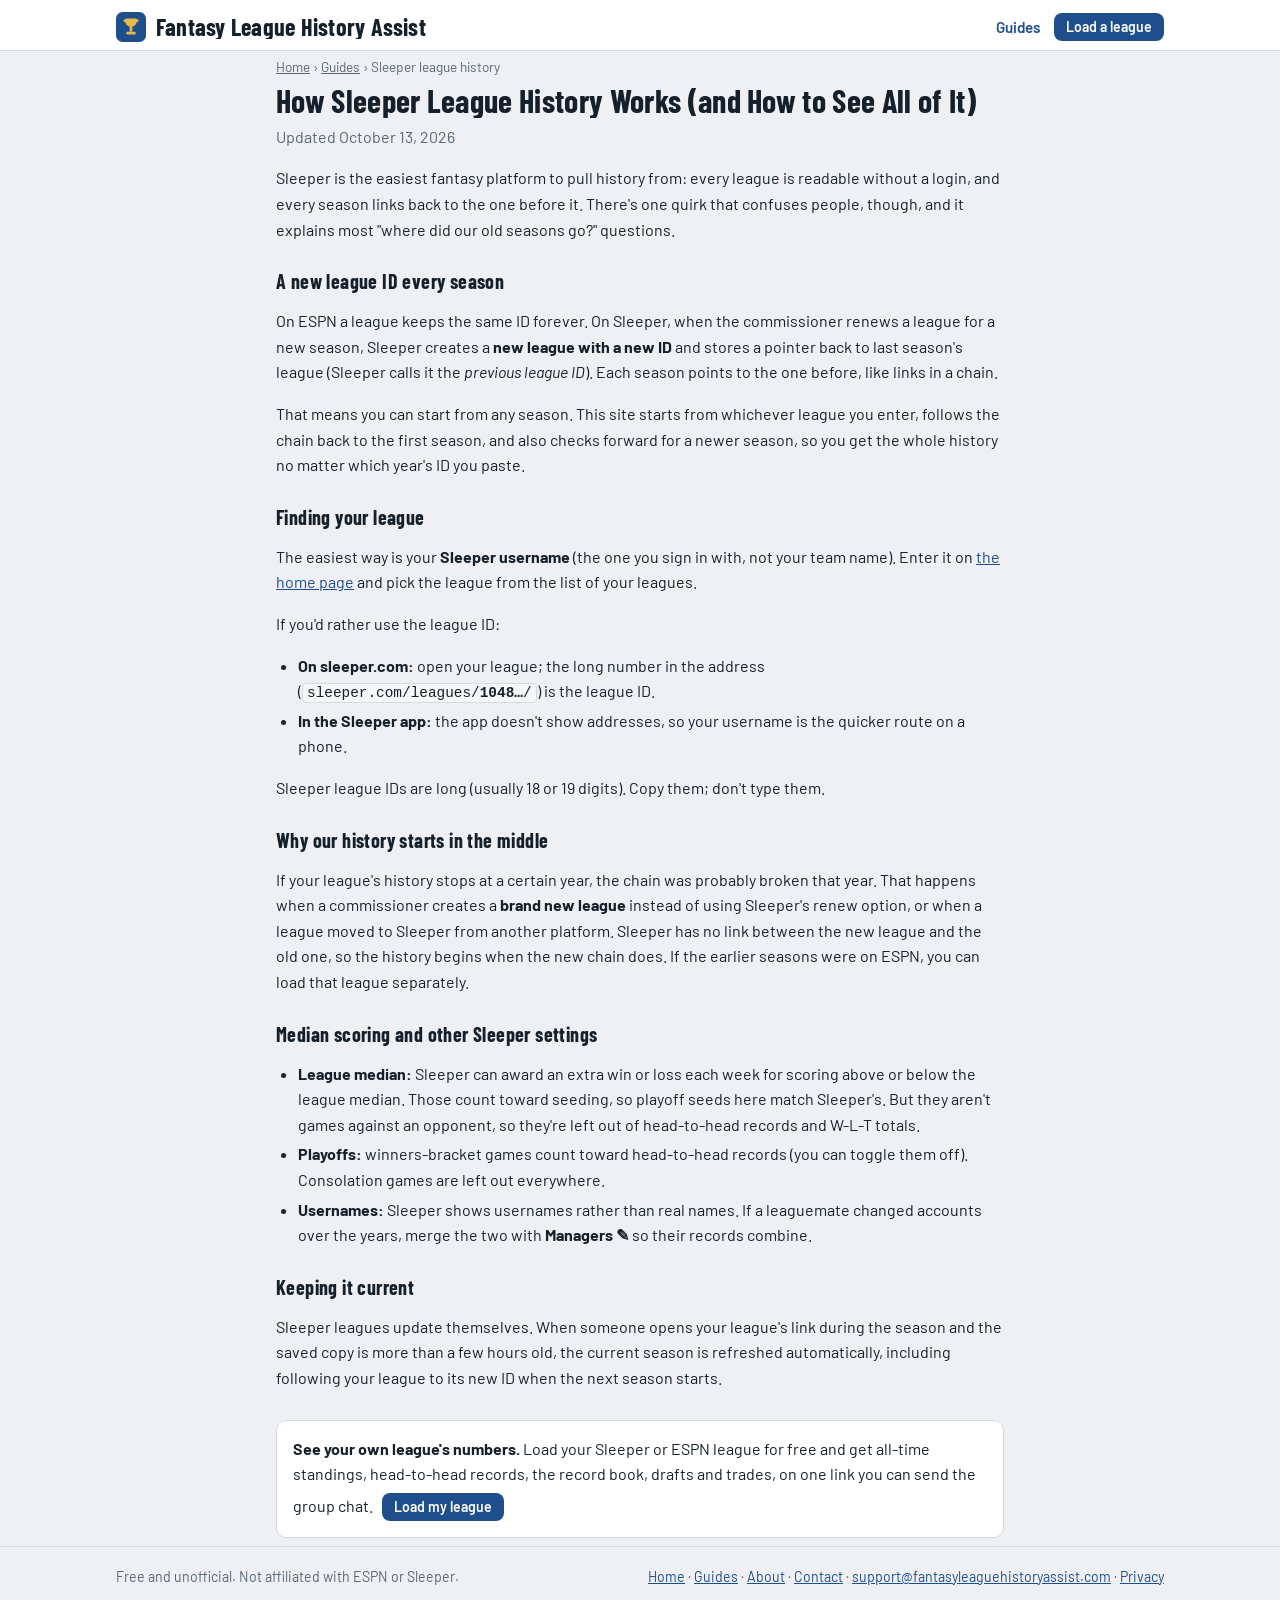
<file: guides/sleeper-league-history.html>
<!DOCTYPE html>
<html lang="en">
<head>
<meta charset="utf-8">
<meta name="viewport" content="width=device-width, initial-scale=1">
<title>How Sleeper League History Works (and How to See All of It) · Fantasy League History Assist</title>
<meta name="description" content="Sleeper gives your league a new ID every season. Here's how past seasons stay connected, how to find your Sleeper league ID, and why some leagues' history seems to start over.">
<link rel="canonical" href="https://fantasyleaguehistoryassist.com/guides/sleeper-league-history.html">
<meta name="theme-color" content="#15202B">
<meta property="og:type" content="article">
<meta property="og:url" content="https://fantasyleaguehistoryassist.com/guides/sleeper-league-history.html">
<meta property="og:title" content="How Sleeper League History Works (and How to See All of It)">
<meta property="og:description" content="Sleeper gives your league a new ID every season. Here's how past seasons stay connected, how to find your Sleeper league ID, and why some leagues' history seems to start over.">
<meta property="og:site_name" content="Fantasy League History Assist">
<meta property="og:image" content="https://fantasyleaguehistoryassist.com/icons/og-image.png">
<meta name="twitter:card" content="summary_large_image">
<link rel="icon" type="image/svg+xml" href="../icons/logo.svg">
<link rel="preconnect" href="https://fonts.googleapis.com">
<link rel="preconnect" href="https://fonts.gstatic.com" crossorigin>
<link href="https://fonts.googleapis.com/css2?family=Barlow+Condensed:wght@600;700&family=Barlow:wght@400;500;600&display=swap" rel="stylesheet">
<link rel="stylesheet" href="../app.css">
<script type="application/ld+json">[{"@context": "https://schema.org", "@type": "BreadcrumbList", "itemListElement": [{"@type": "ListItem", "position": 1, "name": "Home", "item": "https://fantasyleaguehistoryassist.com/"}, {"@type": "ListItem", "position": 2, "name": "Guides", "item": "https://fantasyleaguehistoryassist.com/guides/"}, {"@type": "ListItem", "position": 3, "name": "Sleeper league history", "item": "https://fantasyleaguehistoryassist.com/guides/sleeper-league-history.html"}]}, {"@context": "https://schema.org", "@type": "Article", "headline": "How Sleeper League History Works (and How to See All of It)", "description": "Sleeper gives your league a new ID every season. Here's how past seasons stay connected, how to find your Sleeper league ID, and why some leagues' history seems to start over.", "url": "https://fantasyleaguehistoryassist.com/guides/sleeper-league-history.html", "datePublished": "2026-10-13", "dateModified": "2026-10-13", "author": {"@type": "Organization", "name": "Fantasy League History Assist", "url": "https://fantasyleaguehistoryassist.com/"}, "publisher": {"@type": "Organization", "name": "Fantasy League History Assist", "url": "https://fantasyleaguehistoryassist.com/", "logo": {"@type": "ImageObject", "url": "https://fantasyleaguehistoryassist.com/icons/og-image.png"}}, "image": "https://fantasyleaguehistoryassist.com/icons/og-image.png"}]</script>
<meta name="google-adsense-account" content="ca-pub-5134360334819238">
<script async src="https://pagead2.googlesyndication.com/pagead/js/adsbygoogle.js?client=ca-pub-5134360334819238" crossorigin="anonymous"></script>
</head>
<body>
<header><div class="wrap"><div class="titlebar">
  <a class="brandmark" href=".././" aria-label="Fantasy League History Assist home">
    <svg width="30" height="30" viewBox="0 0 32 32" aria-hidden="true"><rect width="32" height="32" rx="7" fill="#1F4E8C"/><path d="M10 7h12v3a6 6 0 0 1-12 0z M8 8h2v3a2 2 0 0 1-2-2zM24 8h-2v3a2 2 0 0 0 2-2z" fill="#E7B84B"/><rect x="14.5" y="16" width="3" height="5" fill="#E7B84B"/><rect x="11" y="21" width="10" height="3" rx="1" fill="#E7B84B"/></svg>
    <span class="h1">Fantasy League History Assist</span></a>
  <nav class="sitenav" aria-label="Site"><a href="../guides/">Guides</a><a class="btn small" href=".././">Load a league</a></nav>
</div></div></header>
<main class="wrap doc">
<nav class="crumbs" aria-label="Breadcrumb"><a href=".././">Home</a> › <a href="../guides/">Guides</a> › <span>Sleeper league history</span></nav>
<h1 class="doc-title">How Sleeper League History Works (and How to See All of It)</h1>
<p class='sub'>Updated October 13, 2026</p>

<p>Sleeper is the easiest fantasy platform to pull history from: every league is readable without a login, and every season links back to the one before it. There's one quirk that confuses people, though, and it explains most "where did our old seasons go?" questions.</p>

<h2>A new league ID every season</h2>
<p>On ESPN a league keeps the same ID forever. On Sleeper, when the commissioner renews a league for a new season, Sleeper creates a <b>new league with a new ID</b> and stores a pointer back to last season's league (Sleeper calls it the <i>previous league ID</i>). Each season points to the one before, like links in a chain.</p>
<p>That means you can start from any season. This site starts from whichever league you enter, follows the chain back to the first season, and also checks forward for a newer season, so you get the whole history no matter which year's ID you paste.</p>

<h2>Finding your league</h2>
<p>The easiest way is your <b>Sleeper username</b> (the one you sign in with, not your team name). Enter it on <a href=".././">the home page</a> and pick the league from the list of your leagues.</p>
<p>If you'd rather use the league ID:</p>
<ul>
  <li><b>On sleeper.com:</b> open your league; the long number in the address (<code>sleeper.com/leagues/<b>1048…</b>/</code>) is the league ID.</li>
  <li><b>In the Sleeper app:</b> the app doesn't show addresses, so your username is the quicker route on a phone.</li>
</ul>
<p>Sleeper league IDs are long (usually 18 or 19 digits). Copy them; don't type them.</p>

<h2>Why our history starts in the middle</h2>
<p>If your league's history stops at a certain year, the chain was probably broken that year. That happens when a commissioner creates a <b>brand new league</b> instead of using Sleeper's renew option, or when a league moved to Sleeper from another platform. Sleeper has no link between the new league and the old one, so the history begins when the new chain does. If the earlier seasons were on ESPN, you can load that league separately.</p>

<h2>Median scoring and other Sleeper settings</h2>
<ul>
  <li><b>League median:</b> Sleeper can award an extra win or loss each week for scoring above or below the league median. Those count toward seeding, so playoff seeds here match Sleeper's. But they aren't games against an opponent, so they're left out of head-to-head records and W-L-T totals.</li>
  <li><b>Playoffs:</b> winners-bracket games count toward head-to-head records (you can toggle them off). Consolation games are left out everywhere.</li>
  <li><b>Usernames:</b> Sleeper shows usernames rather than real names. If a leaguemate changed accounts over the years, merge the two with <b>Managers ✎</b> so their records combine.</li>
</ul>

<h2>Keeping it current</h2>
<p>Sleeper leagues update themselves. When someone opens your league's link during the season and the saved copy is more than a few hours old, the current season is refreshed automatically, including following your league to its new ID when the next season starts.</p>
<div class="cta panel pad"><b>See your own league's numbers.</b> Load your Sleeper or ESPN league for free and get all-time standings, head-to-head records, the record book, drafts and trades, on one link you can send the group chat. <a class="btn small" href=".././">Load my league</a></div>
</main>
<footer><div class="wrap"><span>Free and unofficial. Not affiliated with ESPN or Sleeper.</span><span><a href=".././">Home</a> · <a href="../guides/">Guides</a> · <a href="../about.html">About</a> · <a href="../contact.html">Contact</a> · <a href="mailto:support@fantasyleaguehistoryassist.com">support@fantasyleaguehistoryassist.com</a> · <a href="../privacy.html">Privacy</a></span></div></footer>
</body>
</html>
</file>
<file: app.css>
:root{
  --bg:#EEF0F3; --surface:#FFFFFF; --surface2:#F5F7F9; --ink:#15202B; --muted:#5A6774; --line:#D3DAE1;
  --brand:#1F4E8C; --brand-ink:#FFFFFF;
  --gold:#9A6B00; --gold-bg:#FBF1D9; --win:#1D7048; --loss:#B42318;
  --win-bg:rgba(29,112,72,.16); --loss-bg:rgba(180,35,24,.14);
  --cond:"Barlow Condensed","Arial Narrow","Roboto Condensed",sans-serif;
  --body:"Barlow","Segoe UI",Roboto,Helvetica,Arial,sans-serif;
  color-scheme:light;
}
@media (prefers-color-scheme: dark){
  :root:not([data-theme="light"]){
    --bg:#0E151D; --surface:#16202B; --surface2:#1B2733; --ink:#E5ECF2; --muted:#94A2B0; --line:#293746;
    --brand:#7FAFE6; --brand-ink:#0E151D;
    --gold:#E7B84B; --gold-bg:#2E2614; --win:#4FBF86; --loss:#F2685C;
    --win-bg:rgba(79,191,134,.2); --loss-bg:rgba(242,104,92,.18);
    color-scheme:dark;
  }
}
:root[data-theme="dark"]{
    --bg:#0E151D; --surface:#16202B; --surface2:#1B2733; --ink:#E5ECF2; --muted:#94A2B0; --line:#293746;
    --brand:#7FAFE6; --brand-ink:#0E151D;
    --gold:#E7B84B; --gold-bg:#2E2614; --win:#4FBF86; --loss:#F2685C;
    --win-bg:rgba(79,191,134,.2); --loss-bg:rgba(242,104,92,.18);
    color-scheme:dark;
}
*{box-sizing:border-box}
html,body{margin:0}
body{background:var(--bg);color:var(--ink);font:16px/1.45 var(--body);-webkit-font-smoothing:antialiased}
button,input,select{font:inherit;color:inherit}
button{cursor:pointer}
a{color:var(--brand)}
:focus-visible{outline:3px solid var(--brand);outline-offset:2px}
[hidden]{display:none!important}
.wrap{max-width:1080px;margin:0 auto;padding:0 16px}
.num{font-variant-numeric:tabular-nums}

/* header */
header{background:var(--surface);border-bottom:1px solid var(--line);position:sticky;top:0;z-index:5}
.titlebar{display:flex;align-items:center;justify-content:space-between;gap:12px;padding:12px 0 8px}
.brandmark{display:flex;align-items:center;gap:10px;text-decoration:none;color:inherit;min-width:0}
.brandmark svg{flex:none}
h1{font:700 1.5rem/1 var(--cond);letter-spacing:.01em;margin:0;white-space:nowrap;overflow:hidden;text-overflow:ellipsis}
.hdr-actions{display:flex;gap:6px;flex:none}
.tabs{display:flex;gap:6px;overflow-x:auto;padding:4px 0 10px;scrollbar-width:none}
.tabs::-webkit-scrollbar{display:none}
.tabs:empty{display:none}
.tab{flex:none;border:1.5px solid var(--line);background:transparent;border-radius:999px;padding:5px 14px;font-weight:600;font-size:.92rem;white-space:nowrap}
.tab[aria-selected="true"]{background:var(--ink);color:var(--bg);border-color:var(--ink)}
main{padding:16px 0 40px;min-height:60vh}
h2{font:700 1.25rem/1.1 var(--cond);margin:26px 0 10px;letter-spacing:.02em}
h2:first-child{margin-top:4px}
h3{font:700 1.05rem/1.15 var(--cond);margin:0 0 8px;letter-spacing:.02em}
.sub{color:var(--muted);font-size:.92rem;margin:0 0 12px}
.panel{background:var(--surface);border:1px solid var(--line);border-radius:10px}
.pad{padding:16px}

/* buttons, inputs */
.btn{border:0;background:var(--brand);color:var(--brand-ink);border-radius:8px;padding:10px 16px;font-weight:600;line-height:1.1}
.btn:disabled{opacity:.6;cursor:default}
.btn.small{padding:6px 12px;font-size:.88rem}
.btn.ghost{background:transparent;color:var(--ink);border:1.5px solid var(--line)}
.linkbtn{background:none;border:0;padding:0;color:var(--brand);text-decoration:underline;font-size:inherit}
label.f{display:block;font-weight:600;font-size:.9rem;margin:12px 0 4px}
input[type=text],select{width:100%;padding:10px 12px;border:1.5px solid var(--line);border-radius:8px;background:var(--surface)}
.row-in{display:flex;gap:8px}
.row-in input{flex:1;min-width:0}
.actions{display:flex;gap:8px;flex-wrap:wrap;margin-top:12px;align-items:center}
.err{color:var(--loss);font-size:.9rem;margin-top:8px}
.err:empty{display:none}
.tipbox,.warnbox{border-radius:8px;padding:10px 12px;font-size:.92rem;margin:10px 0}
.tipbox{background:var(--surface2);border:1px solid var(--line)}
.warnbox{background:var(--gold-bg);border:1px solid var(--gold)}
.stepnum{font:700 .8rem/1 var(--body);letter-spacing:.06em;text-transform:uppercase;color:var(--muted);margin:16px 0 4px}
details.howto{border:1px solid var(--line);border-radius:8px;padding:8px 12px;margin:8px 0;background:var(--surface2)}
details.howto summary{cursor:pointer;font-size:.95rem}
details.howto ol{padding-left:20px;margin:8px 0}
details.howto li{margin:4px 0;font-size:.93rem}
.tag{display:inline-block;font-size:.72rem;font-weight:700;letter-spacing:.04em;text-transform:uppercase;border:1px solid var(--line);border-radius:4px;padding:1px 6px;color:var(--muted);vertical-align:middle}

/* landing */
.hero{padding:22px 0 8px}
.hero h2{font-size:2.1rem;margin:0 0 8px;line-height:1.05}
.hero p{color:var(--muted);max-width:640px;margin:0}
.connect{display:grid;grid-template-columns:repeat(auto-fit,minmax(min(100%,300px),1fr));gap:14px;margin-top:20px;align-items:start}
.connect .panel{padding:18px}
.plat{display:flex;align-items:center;gap:10px;margin-bottom:6px}
.plat .dot{width:30px;height:30px;border-radius:8px;display:grid;place-items:center;font:700 .95rem var(--cond);color:#fff}
.dot.sl{background:#1A2B3C}.dot.es{background:#C8102E}
.list .item{display:flex;justify-content:space-between;align-items:center;gap:10px;padding:10px 0;border-top:1px solid var(--line)}
.list .item:first-child{border-top:0}
.features{display:grid;grid-template-columns:repeat(auto-fit,minmax(220px,1fr));gap:12px;margin-top:22px}
.features div{padding:14px;background:var(--surface);border:1px solid var(--line);border-radius:10px;font-size:.93rem}
.features b{display:block;font:700 1.05rem var(--cond);letter-spacing:.02em;margin-bottom:2px}

/* league header strip */
.lghead{display:flex;flex-wrap:wrap;align-items:flex-end;justify-content:space-between;gap:10px;margin-bottom:6px}
.lghead h2{font-size:1.7rem;margin:0}
.kpis{display:grid;grid-template-columns:repeat(auto-fit,minmax(140px,1fr));gap:10px;margin:14px 0}
.kpi{background:var(--surface);border:1px solid var(--line);border-radius:10px;padding:12px 14px}
.kpi .v{font:700 1.7rem/1 var(--cond)}
.kpi .l{color:var(--muted);font-size:.82rem;margin-top:4px}

/* superlative cards */
.cards{display:grid;grid-template-columns:repeat(auto-fit,minmax(230px,1fr));gap:10px}
.card{background:var(--surface);border:1px solid var(--line);border-radius:10px;padding:14px}
.card .k{font-size:.78rem;letter-spacing:.06em;text-transform:uppercase;color:var(--muted);font-weight:700}
.card .who{font:700 1.3rem/1.1 var(--cond);margin:4px 0 2px}
.card .d{font-size:.9rem;color:var(--muted)}
.card.gold{background:var(--gold-bg);border-color:var(--gold)}

/* tables */
.scroll{overflow-x:auto;-webkit-overflow-scrolling:touch;border:1px solid var(--line);border-radius:10px;background:var(--surface)}
table{border-collapse:collapse;width:100%;font-size:.93rem}
th,td{padding:8px 10px;text-align:right;white-space:nowrap;border-top:1px solid var(--line)}
thead th{border-top:0;font:700 .78rem/1.2 var(--body);letter-spacing:.04em;text-transform:uppercase;color:var(--muted);background:var(--surface2);position:sticky;top:0}
th.l,td.l{text-align:left}
th.sort{cursor:pointer;user-select:none}
th.sort:hover{color:var(--ink)}
th.sorted{color:var(--ink)}
th.sorted::after{content:" ▾"}
th.sorted.asc::after{content:" ▴"}
tbody tr:hover{background:var(--surface2)}
td.mgr{font-weight:600}
td .tn{display:block;font-weight:400;color:var(--muted);font-size:.8rem}
.pos{color:var(--win);font-weight:600}.neg{color:var(--loss);font-weight:600}
.trophy{color:var(--gold);font-weight:700}
.muted{color:var(--muted)}
.rank1{font-weight:700}
tr.clickable{cursor:pointer}

/* head-to-head matrix */
.matrix td,.matrix th{text-align:center;padding:6px 8px}
.matrix thead th{writing-mode:initial;max-width:80px;overflow:hidden;text-overflow:ellipsis}
.matrix tbody th{text-align:left;background:var(--surface2);font-weight:600;position:sticky;left:0;z-index:1}
.matrix td.cellbtn{cursor:pointer;font-variant-numeric:tabular-nums}
.matrix td.self{background:repeating-linear-gradient(45deg,transparent 0 4px,var(--line) 4px 5px)}
.matrix td.cellbtn:hover{outline:2px solid var(--brand);outline-offset:-2px}
.hw2{background:var(--win);color:#fff;font-weight:700}
.hw1{background:var(--win-bg)}
.hl1{background:var(--loss-bg)}
.hl2{background:var(--loss);color:#fff;font-weight:700}
@media (prefers-color-scheme: dark){:root:not([data-theme="light"]) .hw2,:root:not([data-theme="light"]) .hl2{color:#0E151D}}
:root[data-theme="dark"] .hw2,:root[data-theme="dark"] .hl2{color:#0E151D}
.legend{display:flex;gap:14px;align-items:center;font-size:.85rem;color:var(--muted);margin:8px 0}
.sw{display:inline-block;width:14px;height:14px;border-radius:3px;vertical-align:-2px;margin-right:4px}

/* rivalry */
.chips{display:flex;gap:6px;flex-wrap:wrap;margin-bottom:12px}
.chip{border:1.5px solid var(--line);background:var(--surface);border-radius:999px;padding:5px 12px;font-weight:600;font-size:.9rem}
.chip[aria-pressed="true"]{background:var(--brand);color:var(--brand-ink);border-color:var(--brand)}
.rivalhead{display:flex;flex-wrap:wrap;gap:14px;align-items:baseline;margin-bottom:12px}
.rivalhead .big{font:700 2rem/1 var(--cond)}

/* records */
.recgrid{display:grid;grid-template-columns:repeat(auto-fit,minmax(min(100%,460px),1fr));gap:14px}
.recgrid .panel h3{padding:12px 14px 0}
.recgrid table{font-size:.9rem}
.recgrid td,.recgrid th{padding:7px 12px}

/* toggles */
.seg{display:inline-flex;border:1.5px solid var(--line);border-radius:8px;overflow:hidden}
.seg button{border:0;background:transparent;padding:6px 12px;font-size:.88rem;font-weight:600}
.seg button[aria-pressed="true"]{background:var(--ink);color:var(--bg)}
.toolbar{display:flex;flex-wrap:wrap;gap:10px;align-items:center;justify-content:space-between;margin-bottom:10px}

/* dialog */
dialog{border:1px solid var(--line);border-radius:12px;background:var(--surface);color:var(--ink);padding:20px;width:min(560px,calc(100vw - 32px));max-height:calc(100vh - 48px)}
dialog::backdrop{background:rgba(10,15,20,.55)}
dialog .close{float:right;margin:-6px -6px 0 0}
.mgrrow{display:grid;grid-template-columns:1fr 1fr;gap:8px;padding:10px 0;border-top:1px solid var(--line)}
.mgrrow:first-of-type{border-top:0}
.mgrrow .orig{grid-column:1/-1;font-size:.82rem;color:var(--muted)}

/* loading */
.loading{display:flex;flex-direction:column;align-items:center;gap:14px;padding:60px 0;color:var(--muted)}
.spin{width:34px;height:34px;border:3px solid var(--line);border-top-color:var(--brand);border-radius:50%;animation:sp 0.8s linear infinite}
@keyframes sp{to{transform:rotate(360deg)}}
.toast{position:fixed;left:50%;bottom:20px;transform:translateX(-50%);background:var(--ink);color:var(--bg);padding:10px 16px;border-radius:8px;font-size:.92rem;z-index:20;max-width:calc(100vw - 32px)}

footer{border-top:1px solid var(--line);padding:20px 0 30px;color:var(--muted);font-size:.88rem}
footer .wrap{display:flex;flex-wrap:wrap;gap:8px 18px;justify-content:space-between}

.glog{display:grid;grid-template-columns:repeat(auto-fill,minmax(190px,1fr));gap:4px 16px;font-size:.88rem;max-width:calc(100vw - 80px)}
@media (max-width:560px){
  .cards{grid-template-columns:1fr 1fr}
  .card .who{font-size:1.1rem}
  .kpi .v{font-size:1.4rem}
  h1{font-size:1.2rem}
  .hero h2{font-size:1.65rem}
  .hdr-actions .btn span{display:none}
}
@media print{
  header,footer,.hdr-actions,.toolbar .seg,.chips,.tabs{display:none!important}
  body{background:#fff;color:#000}
  .scroll{overflow:visible;border:0}
}

/* share banner after loading a league */
.sharebox{display:flex;gap:10px;align-items:flex-start;justify-content:space-between;background:var(--gold-bg);border:1px solid var(--gold);border-radius:10px;padding:12px 14px;margin:10px 0 4px;font-size:.95rem}
.sharebox > div{min-width:0;flex:1}
.shareurl{display:flex;gap:8px;margin-top:8px}
.shareurl input{flex:1;min-width:0;padding:7px 10px;font-size:.9rem}

/* team page + seasons */
.kpi.gold{background:var(--gold-bg);border-color:var(--gold)}
.kpi .l{overflow-wrap:anywhere}
.weeknav{display:flex;gap:8px;align-items:center;margin-bottom:10px}
.weeknav select{width:auto;min-width:130px;padding:6px 10px}
.weeknav .btn{font-size:1.1rem;line-height:1;padding:6px 14px}
.sr{position:absolute;width:1px;height:1px;overflow:hidden;clip:rect(0 0 0 0)}
.mugrid{display:grid;grid-template-columns:repeat(auto-fill,minmax(min(100%,300px),1fr));gap:10px}
.mu{background:var(--surface);border:1px solid var(--line);border-radius:10px;overflow:hidden}
.mside{display:flex;justify-content:space-between;align-items:center;gap:10px;padding:9px 12px}
.mside + .mside{border-top:1px solid var(--line)}
.mside.win{font-weight:700}
.mside.win .mscore::before{content:"◂ ";color:var(--win);font-size:.8em}
.mside:not(.win){color:var(--muted)}
.mname{min-width:0;overflow:hidden;text-overflow:ellipsis;white-space:nowrap}
.mname .tn{font-weight:400}
.mscore{flex:none;font-size:1.05rem}
h3.round{font:700 .82rem/1 var(--body);letter-spacing:.06em;text-transform:uppercase;color:var(--muted);margin:16px 0 8px}
.mname .tn{display:inline;margin-left:6px;font-size:.82rem;color:var(--muted)}

/* per-game average shown after a total */
.avg { color: var(--muted, #8a97a8); font-size: .85em; font-weight: 400; white-space: nowrap; }
th .avg { font-size: .8em; }

/* compact tables: two-line headers, tighter cells, manager column stays put while scrolling sideways */
table.compact th, table.compact td { padding: 8px 7px; }
table.compact thead th { white-space: normal; vertical-align: bottom; line-height: 1.15; }
table.compact tbody td:first-child { position: sticky; left: 0; background: var(--surface); z-index: 1; }
table.compact thead th:first-child { position: sticky; left: 0; z-index: 2; }
table.compact tr.clickable:hover td:first-child { background: var(--surface2); }

/* Overview "who counts" slider */
.slider { margin: 18px 0 4px; }
.slider label { display: block; font-size: .95rem; margin-bottom: 8px; }
.slider input[type=range] { width: 100%; accent-color: var(--gold); }
.slider .ends { display: flex; justify-content: space-between; font-size: .8rem; color: var(--muted); margin-top: 2px; gap: 10px; }

/* finish strip: one box per season (numbers inside so it also reads in black & white) */
.fstrip { display: inline-flex; gap: 3px; }
.fbox { display: inline-flex; align-items: center; justify-content: center; min-width: 22px; height: 22px; padding: 0 3px; border-radius: 5px;
  font: 700 .74rem/1 var(--body); border: 1px solid var(--line); color: var(--muted); background: transparent; }
.fbox.c1 { background: var(--gold); border-color: var(--gold); color: var(--surface); }
.fbox.c3 { background: var(--gold-bg); border: 2px solid var(--gold); color: var(--ink); }
.fbox.cp { background: var(--surface2); border-color: var(--muted); color: var(--ink); }
.fbox.cl { border-style: dashed; color: var(--loss); }
.fbox.none { border-color: transparent; }

/* ---------- drafts, rosters, trades and pickups ---------- */
:root{ --p-qb:#E7EEFB; --p-rb:#E4F4EA; --p-wr:#FBEFE0; --p-te:#F3E8F7; --p-k:#EEF0F3; --p-dst:#E9EDF0; }
@media (prefers-color-scheme: dark){ :root:not([data-theme="light"]){ --p-qb:#1C2B44; --p-rb:#183427; --p-wr:#3A2C17; --p-te:#2F2238; --p-k:#222C36; --p-dst:#1F2830; } }
:root[data-theme="dark"]{ --p-qb:#1C2B44; --p-rb:#183427; --p-wr:#3A2C17; --p-te:#2F2238; --p-k:#222C36; --p-dst:#1F2830; }
.clickable{cursor:pointer}
.ppos{display:inline-block;min-width:26px;text-align:center;font:700 .66rem/1.5 var(--body);letter-spacing:.03em;border:1px solid var(--line);border-radius:4px;padding:0 4px;color:var(--ink);vertical-align:1px}
.ppos.qb{background:var(--p-qb)} .ppos.rb{background:var(--p-rb)} .ppos.wr{background:var(--p-wr)} .ppos.te{background:var(--p-te)} .ppos.k{background:var(--p-k)} .ppos.dst{background:var(--p-dst)}
.pl{white-space:nowrap}
.tg .pl,.glog .pl{display:inline-block;margin:0 10px 2px 0}

table.board{font-size:.82rem;table-layout:fixed}
table.board th,table.board td{white-space:normal;text-align:left;vertical-align:top;padding:6px 7px}
table.board thead th{min-width:112px;font-size:.72rem}
table.board th.rnd{width:34px;min-width:34px;background:var(--surface2);position:sticky;left:0;z-index:1;text-align:center}
table.board thead th:first-child{width:34px;min-width:34px;position:sticky;left:0;z-index:2}
.dcell{border-left:1px solid var(--line)}
.dcell .dn{display:block;font-weight:600;line-height:1.2}
.dcell .dm{display:block;color:var(--muted);font-size:.72rem}
.dcell .dt{display:block;font-size:.72rem;font-style:italic}
.dcell.qb{background:var(--p-qb)} .dcell.rb{background:var(--p-rb)} .dcell.wr{background:var(--p-wr)} .dcell.te{background:var(--p-te)} .dcell.k{background:var(--p-k)} .dcell.dst{background:var(--p-dst)}
table.firsts td{white-space:normal;min-width:120px;vertical-align:top}

.rgrid{display:grid;grid-template-columns:repeat(auto-fill,minmax(min(100%,240px),1fr));gap:10px}
.rcard{background:var(--surface);border:1px solid var(--line);border-radius:10px;overflow:hidden}
.rhead{padding:9px 12px;background:var(--surface2);border-bottom:1px solid var(--line)}
.rhead .tn{display:block;font-size:.8rem;color:var(--muted)}
.plist{list-style:none;margin:0;padding:6px 12px 8px;font-size:.88rem}
ol.plist li,ul.plist li{display:flex;gap:6px;align-items:baseline;padding:2px 0}
.plist li.bench{color:var(--muted)}
.plist li.bench:first-of-type,.plist li:not(.bench) + li.bench{border-top:1px dashed var(--line);margin-top:4px;padding-top:6px}
.plist .rk{color:var(--muted);font-size:.78rem;min-width:34px}
.plist .how{margin-left:auto;font:700 .7rem var(--body);color:var(--muted)}
.rfoot{padding:6px 12px 9px;border-top:1px solid var(--line);font-size:.78rem;color:var(--muted)}

.tgrid{display:grid;grid-template-columns:repeat(auto-fill,minmax(min(100%,320px),1fr));gap:10px}
.tcard{background:var(--surface);border:1px solid var(--line);border-radius:10px;overflow:hidden}
.tcard .th{padding:7px 12px;font:700 .76rem/1.2 var(--body);letter-spacing:.05em;text-transform:uppercase;color:var(--muted);background:var(--surface2);border-bottom:1px solid var(--line)}
.tside{padding:8px 12px;font-size:.9rem}
.tside + .tside{border-top:1px dashed var(--line)}
.tside .tw{margin-bottom:3px}
.spin.inline{display:inline-block;width:14px;height:14px;border-width:2px;vertical-align:-2px;margin-right:6px}
@media print{ .dcell,.ppos{background:none!important} .tcard,.rcard{break-inside:avoid} }
/* names that open a roster, the Back bar, one team's season */
.mlink{background:none;border:0;padding:0;font:inherit;color:inherit;cursor:pointer;text-align:left;text-decoration:underline dotted;text-decoration-color:var(--muted);text-underline-offset:3px}
.mlink:hover{color:var(--brand);text-decoration-style:solid}
.fbox[data-act]{cursor:pointer}
.fbox[data-act]:hover{outline:2px solid var(--brand);outline-offset:1px}
.backbar{margin:0 0 10px}
.rres{font-weight:600;font-size:.85rem;color:var(--muted);margin-left:4px}
.tsgrid{display:grid;grid-template-columns:repeat(auto-fit,minmax(min(100%,320px),1fr));gap:14px;align-items:start}

/* ads (hidden unless config.js has AdSense IDs) */
.adslot{display:flex;justify-content:center;min-height:0;margin:12px auto}
.adslot ins{width:100%;max-width:970px}
.adrail{position:fixed;top:140px;width:160px;min-height:600px;z-index:1}
.ad-left{left:max(8px,calc(50% - 540px - 180px))}
.ad-right{right:max(8px,calc(50% - 540px - 180px))}
@media (max-width:1479px){.adrail{display:none!important}}
@media print{.adslot,.adrail{display:none!important}}
/* landing questions */
.faq{margin-top:26px}
.faq details{background:var(--surface);border:1px solid var(--line);border-radius:10px;padding:10px 14px;margin:8px 0}
.faq summary{cursor:pointer;font-weight:600}
.faq p{margin:8px 0 2px;color:var(--muted);font-size:.94rem}
/* share dialog */
textarea.sharemsg{width:100%;padding:10px 12px;border:1.5px solid var(--line);border-radius:8px;background:var(--surface);font:inherit;font-size:.93rem;line-height:1.4;resize:vertical}
.sharebtns{display:flex;gap:8px;flex-wrap:wrap;margin-top:12px}
.sharebtns a.btn{text-decoration:none;display:inline-block}
/* talk smack */
td.sm{width:34px;padding-left:0!important;padding-right:6px!important}
.smackbtn{background:none;border:1px solid var(--line);border-radius:6px;padding:1px 5px;font-size:.95rem;line-height:1.3;cursor:pointer}
.smackbtn:hover{border-color:var(--brand);background:var(--surface2)}
.card .who .mlink{font:inherit}
.smackhint{font-size:.8em;opacity:.7}
.card .who .smackbtn{font-size:.85rem;vertical-align:3px;margin-left:4px}

/* content pages (guides, about, contact, privacy) */
.h1{font:700 1.5rem/1 var(--cond);letter-spacing:.01em;white-space:nowrap;overflow:hidden;text-overflow:ellipsis}
.sitenav{display:flex;align-items:center;gap:14px;flex:none;font-weight:600;font-size:.95rem}
.sitenav a:not(.btn){text-decoration:none}
.sitenav .btn{text-decoration:none}
@media (max-width:560px){.h1{font-size:1.15rem}.sitenav .btn{display:none}}
.doc{max-width:760px}
.doc h2{margin-top:28px}
.doc p,.doc li,.doc dd{font-size:1rem;line-height:1.6}
.doc ul,.doc ol{padding-left:22px}
.doc li{margin:4px 0}
.doc code{font:.9em ui-monospace,SFMono-Regular,Consolas,monospace;background:var(--surface2);border:1px solid var(--line);border-radius:4px;padding:1px 4px;overflow-wrap:anywhere}
.doc-title{font:700 2rem/1.1 var(--cond);margin:6px 0 6px;white-space:normal}
.crumbs{font-size:.85rem;color:var(--muted);margin-top:6px}
.crumbs a{color:var(--muted)}
.gloss dt{font-weight:700;margin-top:14px}
.gloss dd{margin:2px 0 0;color:var(--ink)}
.doc-table{border-collapse:collapse;width:100%;font-size:.93rem;background:var(--surface);border:1px solid var(--line);border-radius:8px}
.doc-table th,.doc-table td{padding:8px 10px;border-bottom:1px solid var(--line);text-align:right;white-space:nowrap}
.doc-table .l{text-align:left}
.doc .scroll{overflow-x:auto}
.cta{margin:30px 0 8px;line-height:1.55}
.cta .btn{margin-left:6px;text-decoration:none;display:inline-block;margin-top:6px}
.gcards{display:grid;grid-template-columns:repeat(auto-fit,minmax(240px,1fr));gap:12px;margin-top:16px}
.gcard{display:block;background:var(--surface);border:1px solid var(--line);border-radius:10px;padding:14px;text-decoration:none;color:var(--ink)}
.gcard:hover{border-color:var(--brand)}
.gcard b{display:block;font:700 1.1rem/1.15 var(--cond);letter-spacing:.02em;color:var(--brand);margin-bottom:4px}
.gcard span{font-size:.9rem;color:var(--muted)}
.guidelinks{margin-top:26px}
.guidelinks ul{columns:2 260px;padding-left:20px}
.guidelinks li{margin:4px 0}
</file>
